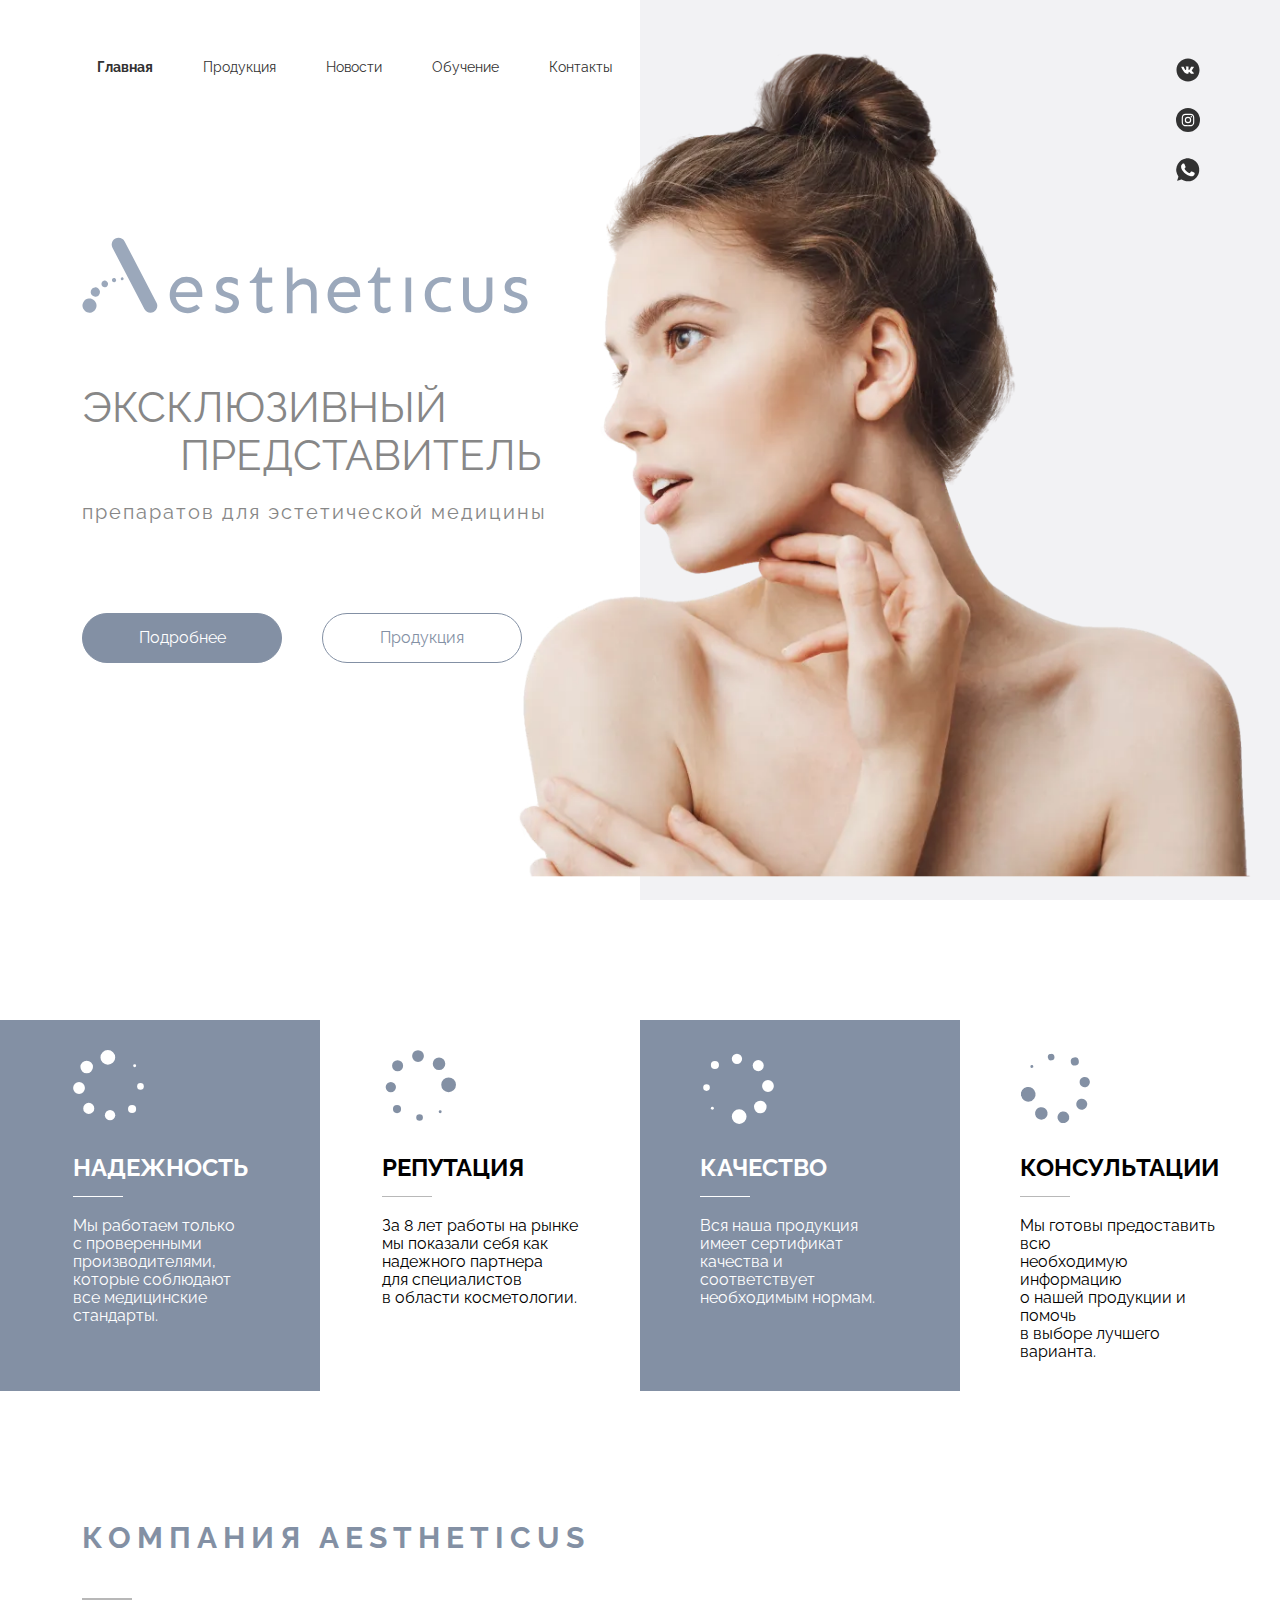
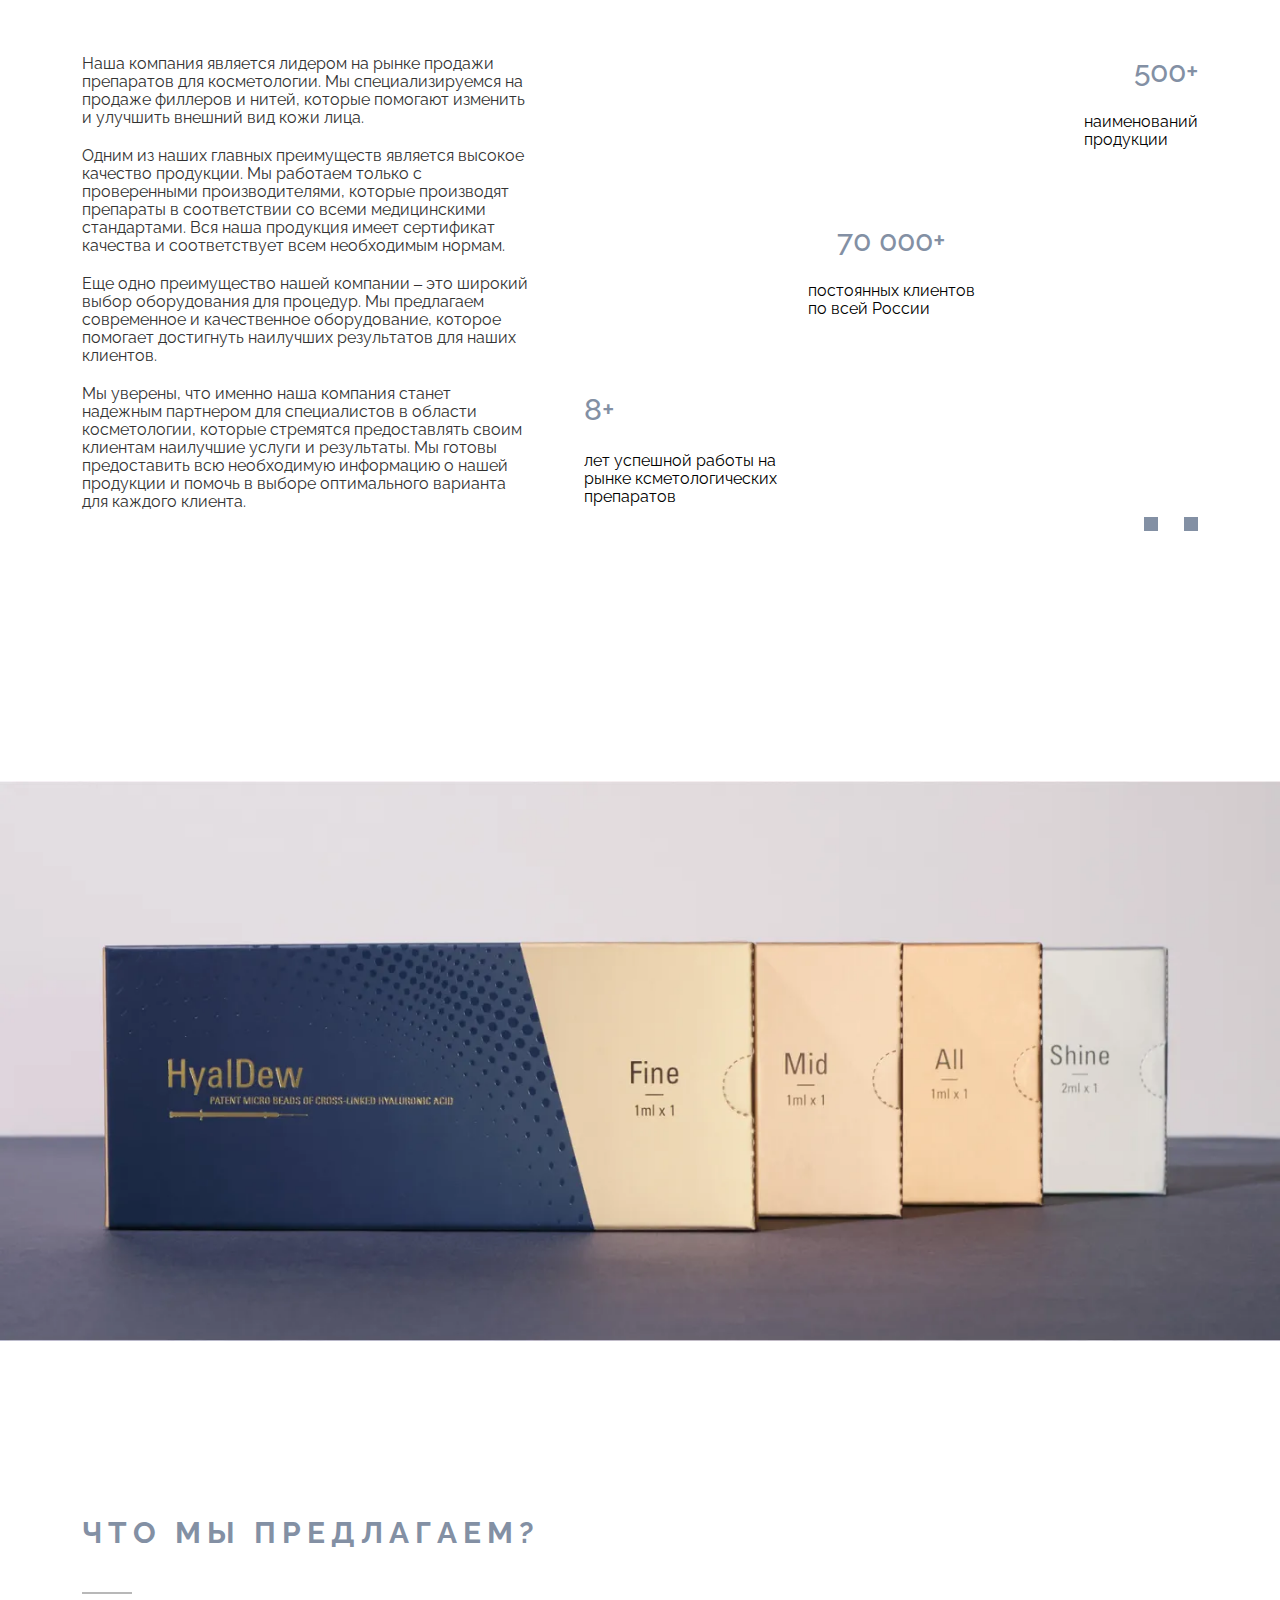
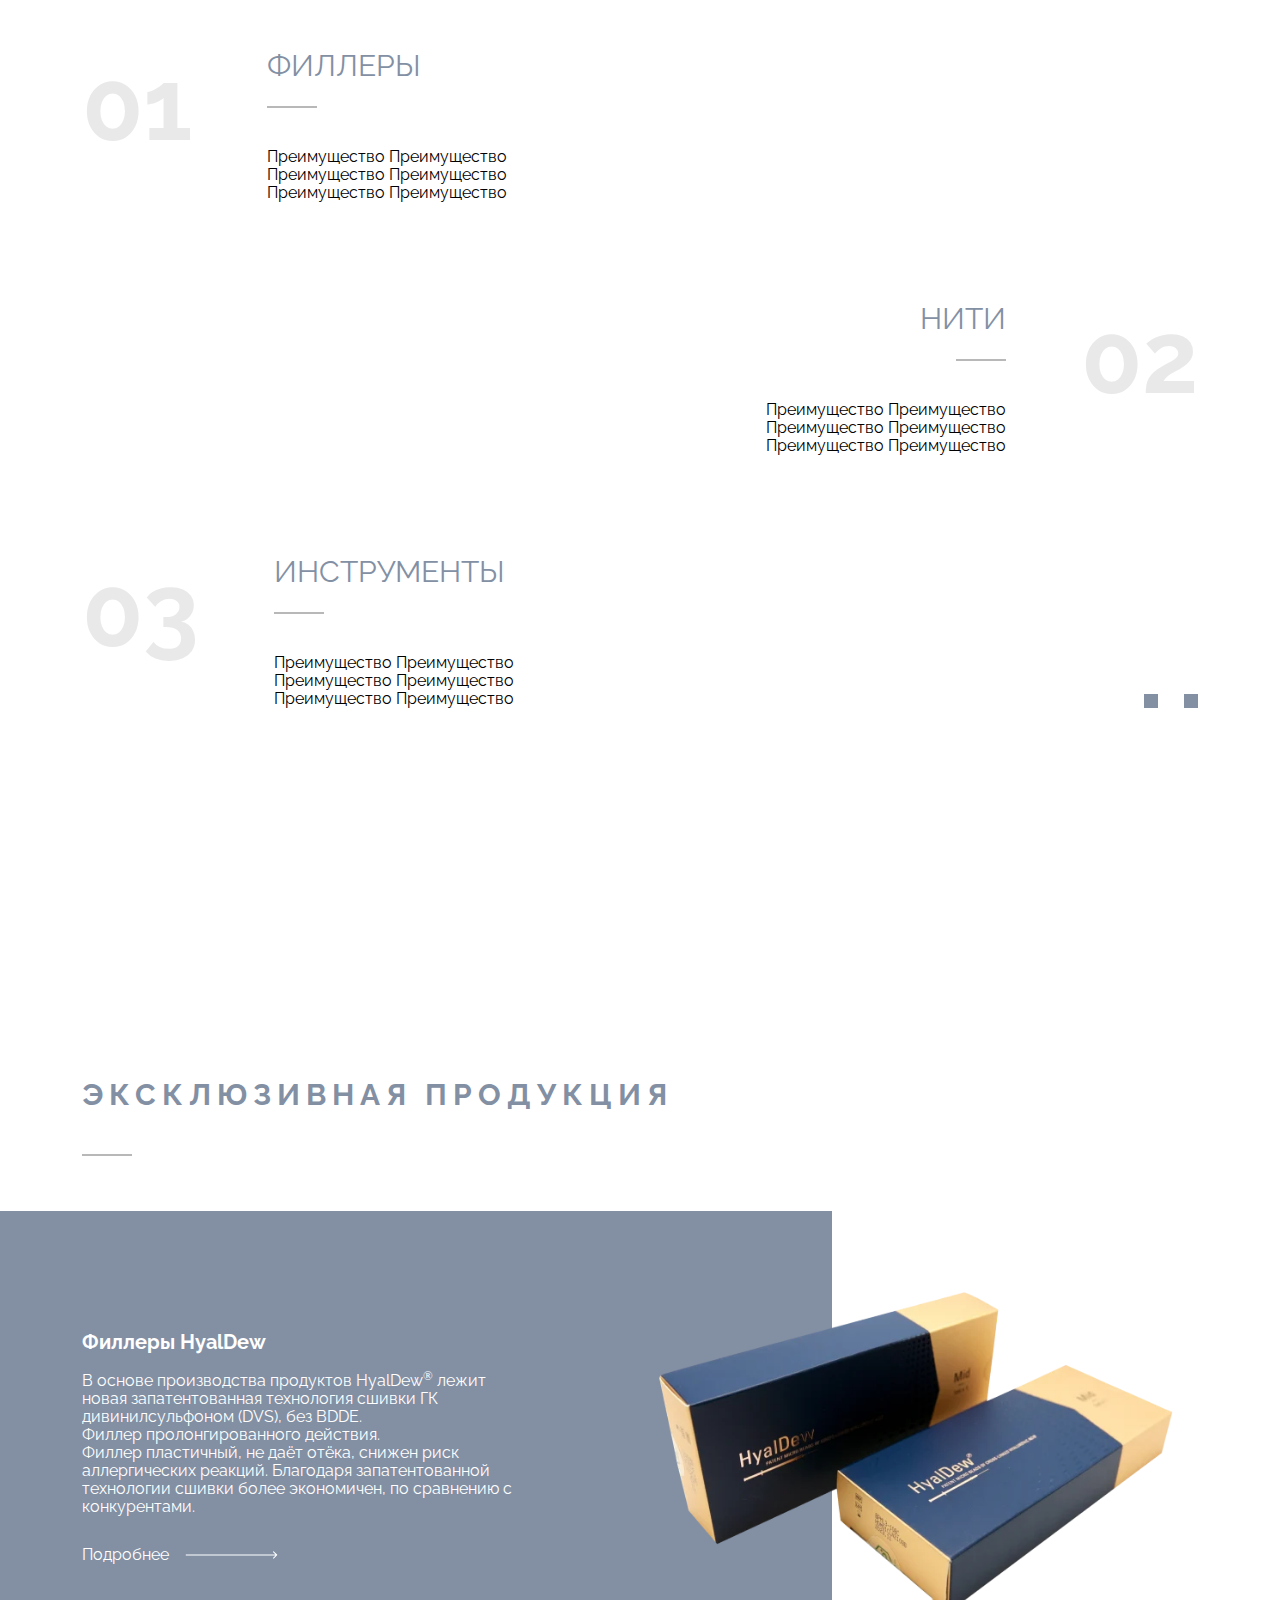
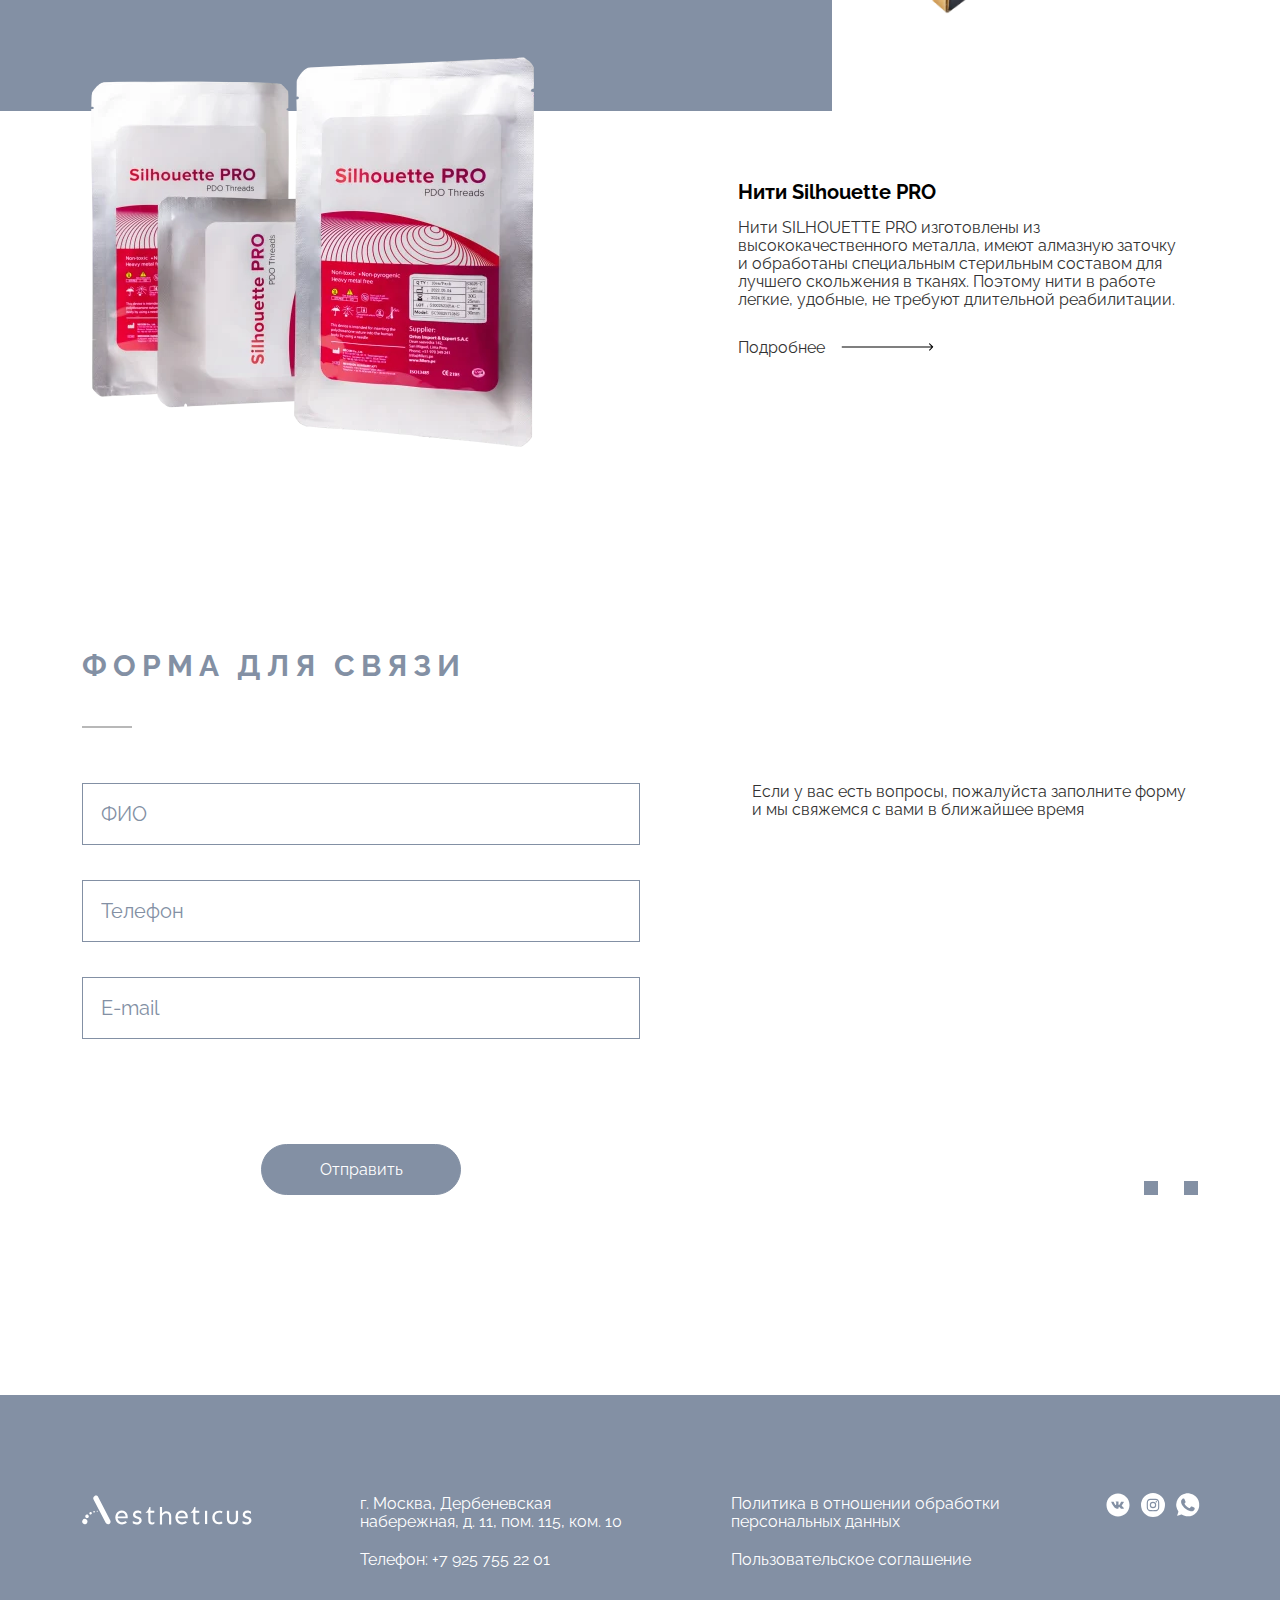
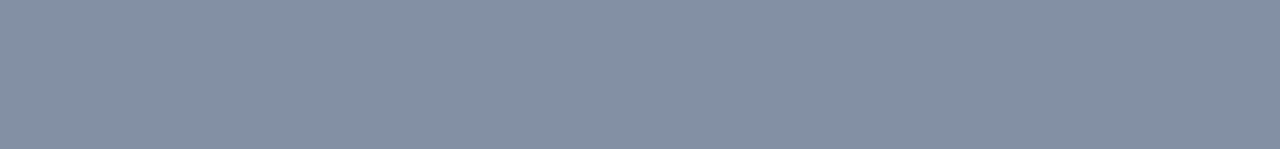
<file: index.html>
<!DOCTYPE html>
<html lang="ru">
<head>
    <meta charset="UTF-8">
    <meta http-equiv="X-UA-Compatible" content="IE=edge">
    <meta name="viewport" content="width=device-width, initial-scale=1.0">
    <link rel="stylesheet" href="fonts/raleway.css">
    <link rel="stylesheet" href="css/bootstrap-grid.min.css">
    <link rel="stylesheet" href="css/reset.css">
    <link rel="stylesheet" href="css/style.css">
    <link rel="stylesheet" href="css/adaptive.css">
    <title>Aestheticus</title>
</head>
<body>
    <header>

        <div class="container">

            <div class="header-wrapper">

                <nav>
                    <button class="menu">
                        <svg width="50" height="50" viewbox="0 0 100 100">
                          <path class="line line1" stroke-linecap="round" d="M 20,29.000046 H 80.000231 C 80.000231,29.000046 94.498839,28.817352 94.532987,66.711331 94.543142,77.980673 90.966081,81.670246 85.259173,81.668997 79.552261,81.667751 75.000211,74.999942 75.000211,74.999942 L 25.000021,25.000058" />
                          <path class="line line2" stroke-linecap="round" d="M 20,50 H 80" />
                          <path class="line line3" stroke-linecap="round" d="M 20,70.999954 H 80.000231 C 80.000231,70.999954 94.498839,71.182648 94.532987,33.288669 94.543142,22.019327 90.966081,18.329754 85.259173,18.331003 79.552261,18.332249 75.000211,25.000058 75.000211,25.000058 L 25.000021,74.999942" />
                        </svg>
                    </button>
                    <ul class="nav-list">
                        <li class="nav-list__item"><a class="nav-list__link link">Главная</a></li>
                        <li class="nav-list__item"><a href="products.html" class="nav-list__link link">Продукция</a></li>
                        <li class="nav-list__item"><a href="news.html" class="nav-list__link link">Новости</a></li>
                        <li class="nav-list__item"><a href="#" class="nav-list__link link">Обучение</a></li>
                        <li class="nav-list__item"><a href="contacts.html" class="nav-list__link link">Контакты</a></li>
                    </ul>
                </nav>

                <ul class="social-network social-network--header-style">
                    <li class="social-network__item">
                        <a href="#" class="social-network__link social-network__link--vk"></a>
                    </li>
                    <li class="social-network__item social-network--header-style">
                        <a href="#" class="social-network__link social-network__link--instagram"></a>
                    </li>
                    <li class="social-network__item social-network--header-style">
                        <a href="#" class="social-network__link social-network__link--whatsapp"></a>
                    </li>
                </ul>

            </div>

        </div>
        
    </header>

    <main>
        <section class="hero">
            <div class="container">
                <div class="hero__wrapper">
                    <img src="images/hero-img.webp" class="hero__img">
                    <div class="hero__text-col">
                        <div class="hero__logo">
                            <img src="images/logo.svg" alt="aestheticus-logo">
                        </div>
                        <span class="hero__title">
                            <span class="hero__title-left-word">ЭКСКЛЮЗИВНЫЙ</span>
                            <span class="hero__title-right-word">ПРЕДСТАВИТЕЛЬ</span>
                        </span>
                        <span class="hero__subtitle">препаратов для эстетической медицины</span>
                        <div class="hero__btn-block">
                            <a href="" class="btn">Подробнее</a>
                            <a href="" class="btn btn--white">Продукция</a>
                        </div>
                            
                    </div>
                    
                </div>
            </div>
        </section>

        <section class="advantages">
            <div class="advantages__blocks container-fluid">

                <div class="blocks_wrapper">
                    <div class="advantages__blocks_item">
                        <span class="preloader-decor"></span>
                        <span class="blocks__title title">НАДЕЖНОСТЬ</span>
                        <p>Мы работаем только <br> с проверенными <br> производителями, <br> которые соблюдают <br> все медицинские <br> стандарты.</p>
                    </div>
                </div>

                <div class="blocks_wrapper">
                    <div class="advantages__blocks_item">
                        <span class="preloader-decor"></span>
                        <span class="blocks__title title">РЕПУТАЦИЯ</span>
                        <p>За 8 лет работы на рынке <br> мы показали себя как <br> надежного партнера <br> для специалистов <br> в области косметологии.</p>
                    </div>
                </div>
                
                <div class="blocks_wrapper">
                    <div class="advantages__blocks_item">
                        <span class="preloader-decor"></span>
                        <span class="blocks__title title">КАЧЕСТВО</span>
                        <p>Вся наша продукция <br> имеет сертификат <br> качества и соответствует <br> необходимым нормам.</p>
                    </div>
                </div>
                
                <div class="blocks_wrapper">
                    <div class="advantages__blocks_item">
                        <span class="preloader-decor"></span>
                        <span class="blocks__title title">КОНСУЛЬТАЦИИ</span>
                        <p>Мы готовы предоставить всю <br> необходимую информацию <br> о нашей продукции и помочь <br> в выборе лучшего варианта.</p>
                    </div>
                </div>
                
            </div>

            <div class="container">
                <h2 class="title">КОМПАНИЯ AESTHETICUS</h2>

                <div class="advantages__text-block">
                    <div class="advantages__text-wrapper">
                        <p>Наша компания является лидером на рынке продажи препаратов для косметологии. Мы специализируемся  на продаже филлеров и нитей, которые помогают изменить  и улучшить внешний вид кожи лица.</p>
                        <p>Одним из наших главных преимуществ является высокое качество продукции. Мы работаем только с проверенными производителями, которые производят препараты  в соответствии со всеми медицинскими стандартами. Вся наша продукция имеет сертификат качества и соответствует всем необходимым нормам.</p>
                        <p>Еще одно преимущество нашей компании – это широкий выбор оборудования для процедур. Мы предлагаем современное и качественное оборудование, которое помогает достигнуть наилучших результатов для наших клиентов.</p>
                        <p>Мы уверены, что именно наша компания станет надежным партнером для специалистов в области косметологии, которые стремятся предоставлять своим клиентам наилучшие услуги и результаты. Мы готовы предоставить всю необходимую информацию о нашей продукции и помочь в выборе оптимального варианта для каждого клиента.</p>
                    </div>
                    <div class="advantages__ladder">
                        <div class="advantages__ladder-wrapper">
                            <span class="advantages__number">500+</span>
                            <span class="advantages__text">наименований <br> продукции</span>
                        </div>
                        <div class="advantages__ladder-wrapper">
                            <span class="advantages__number">70&nbsp;000+</span>
                            <span class="advantages__text">постоянных клиентов <br> по всей России</span>
                        </div>
                        <div class="advantages__ladder-wrapper">
                            <span class="advantages__number">8+</span>
                            <span class="advantages__text">лет успешной работы на <br> рынке ксметологических <br> препаратов</span>
                        </div>
                    </div>
                    <span class="blocks-decor"></span>
                </div>
            </div>
        </section>

        <section class="offer">
            <img class="offer__img" src="images/main/HyalDew_2.webp" alt="HualDew">
            <div class="container">
                <h2 class="title">ЧТО МЫ ПРЕДЛАГАЕМ?</h2>
                <div class="offer__ladder">

                    <div class="offer__ladder-item">
                        <span class="big-number">01</span>
                        <div class="offer__ladder-wrapper">
                            <span class="offer__ladder-title title">ФИЛЛЕРЫ</span>
                            <span class="offer__ladder-text">
                                Преимущество  Преимущество  Преимущество
                                Преимущество  Преимущество  Преимущество 
                            </span>
                        </div>
                    </div>

                    <div class="offer__ladder-item">
                        <span class="big-number">02</span>
                        <div class="offer__ladder-wrapper">
                            <span class="offer__ladder-title title">НИТИ</span>
                            <span class="offer__ladder-text">
                                Преимущество  Преимущество  Преимущество
                                Преимущество  Преимущество  Преимущество 
                            </span>
                        </div>
                    </div>

                    <div class="offer__ladder-item">
                        <span class="big-number">03</span>
                        <div class="offer__ladder-wrapper">
                            <span class="offer__ladder-title title">ИНСТРУМЕНТЫ</span>
                            <span class="offer__ladder-text">
                                Преимущество  Преимущество  Преимущество
                                Преимущество  Преимущество  Преимущество 
                            </span>
                        </div>
                    </div>

                    <span class="blocks-decor"></span>
                </div>
            </div>
        </section>

        <section class="product">
            <div class="container">
                <h2 class="title">ЭКСКЛЮЗИВНАЯ ПРОДУКЦИЯ</h2>
            </div>
            <div class="product__bg">
                <div class="container">
                    <div class="product__wrapper">
                        <div class="product__text-block">
                            <span class="product__title color-white">Филлеры HyalDew</span>
                            <p class="color-white">В основе производства продуктов HyalDew<sup class="reserved">®</sup> лежит новая запатентованная технология сшивки ГК дивинилсульфоном
                                (DVS), без BDDE. <br>
                                Филлер пролонгированного действия. <br>
                                Филлер пластичный, не даёт отёка, снижен риск аллергических реакций. Благодаря запатентованной технологии сшивки более экономичен, по сравнению с конкурентами.
                                </p>
                            <a class="arrow-link arrow-link--white" href="#">Подробнее<span class="arrow-link__arrow"></span></a>
                        </div>
                        <img src="images/main/HyalDew_1.webp" alt="" class="product__img product__img--1">
                    </div>
                </div>
            </div>
            <div class="product__wrapper product__wrapper--2 container">
              
                    <img src="images/main/Silhouette pro_3.webp" alt="" class="product__img product__img--2">
                    <div class="product__text-block">
                        <span class="product__title">Нити Silhouette PRO</span>
                        <p>Нити SILHOUETTE PRO изготовлены из высококачественного металла, имеют алмазную заточку и обработаны специальным стерильным составом для лучшего скольжения в тканях.
                            Поэтому нити в работе легкие, удобные, не требуют
                            длительной реабилитации.                                
                            </p>
                        <a class="arrow-link" href="#">Подробнее<span class="arrow-link__arrow"></span></a>
                    </div>
         
            </div>
        </section>

        <section class="contact-form">
            <div class="container">
                <h2 class="title">ФОРМА ДЛЯ СВЯЗИ</h2>
                <div class="contact-form__wrapper">
                    <form class="contact-form__form" action="">
                        <input type="text" name="name" placeholder="ФИО">
                        <input type="tel" name="tel" placeholder="Телефон">
                        <input type="email" name="email" placeholder="E-mail">
                        <button class="btn" type="submit">Отправить</button>
                    </form>
                    <p>Если у вас есть вопросы, пожалуйста заполните форму и мы свяжемся с вами в ближайшее время</p>
                    <span class="blocks-decor"></span>
                </div>
            </div>
        </section>
    </main>

    <footer class="footer">
        <div class="footer__wrapper container">
            <div class="footer__logo">
                <img src="images/logo-footer.svg" alt="Aestheticus">
            </div>
            <div class="footer__contact-info">
                <span class="footer__address">г. Москва, Дербеневская <br> набережная, д. 11, пом. 115, ком. 10</span>
                <a href="tel:+79257552201">Телефон: +7 925 755 22 01</a>
            </div>
            <div class="footer__doc-info">
                <a href="#">Политика в отношении обработки <br> персональных данных</a>
                <a href="#">Пользовательское соглашение</a>
            </div>
            <ul class="social-network">
                <li class="social-network__item">
                    <a href="#" class="social-network__link social-network__link--vk"></a>
                </li>
                <li class="social-network__item">
                    <a href="#" class="social-network__link social-network__link--instagram"></a>
                </li>
                <li class="social-network__item">
                    <a href="#" class="social-network__link social-network__link--whatsapp"></a>
                </li>
            </ul>
        </div>
    </footer>

    <script src="js/main.js"></script>
</body>
</html>
</file>
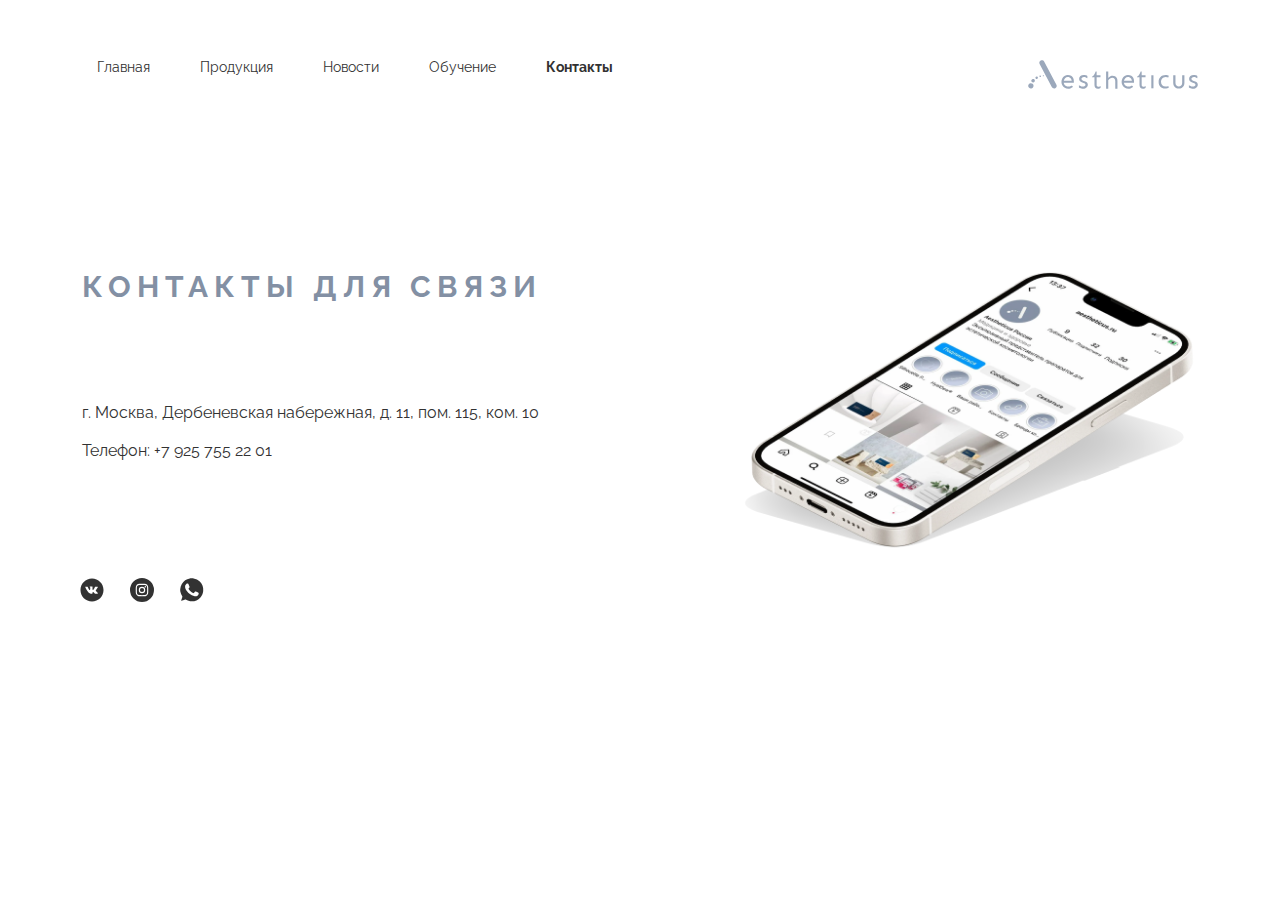
<file: contacts.html>
<!DOCTYPE html>
<html lang="ru">
<head>
    <meta charset="UTF-8">
    <meta http-equiv="X-UA-Compatible" content="IE=edge">
    <meta name="viewport" content="width=device-width, initial-scale=1.0">
    <link rel="stylesheet" href="fonts/raleway.css">
    <link rel="stylesheet" href="css/bootstrap-grid.min.css">
    <link rel="stylesheet" href="css/reset.css">
    <link rel="stylesheet" href="css/style.css">
    <link rel="stylesheet" href="css/adaptive.css">
    <title>Aestheticus</title>
</head>
<body>
    <header>

        <div class="container">

            <div class="header-wrapper">
                <nav>
                    <button class="menu">
                        <svg width="50" height="50" viewbox="0 0 100 100">
                          <path class="line line1" stroke-linecap="round" d="M 20,29.000046 H 80.000231 C 80.000231,29.000046 94.498839,28.817352 94.532987,66.711331 94.543142,77.980673 90.966081,81.670246 85.259173,81.668997 79.552261,81.667751 75.000211,74.999942 75.000211,74.999942 L 25.000021,25.000058" />
                          <path class="line line2" stroke-linecap="round" d="M 20,50 H 80" />
                          <path class="line line3" stroke-linecap="round" d="M 20,70.999954 H 80.000231 C 80.000231,70.999954 94.498839,71.182648 94.532987,33.288669 94.543142,22.019327 90.966081,18.329754 85.259173,18.331003 79.552261,18.332249 75.000211,25.000058 75.000211,25.000058 L 25.000021,74.999942" />
                        </svg>
                    </button>
                    <ul class="nav-list">
                        <li class="nav-list__item"><a href="index.html" class="nav-list__link link">Главная</a></li>
                        <li class="nav-list__item"><a href="products.html" class="nav-list__link link">Продукция</a></li>
                        <li class="nav-list__item"><a href="news.html" class="nav-list__link link">Новости</a></li>
                        <li class="nav-list__item"><a href="#" class="nav-list__link link">Обучение</a></li>
                        <li class="nav-list__item"><a class="nav-list__link link">Контакты</a></li>
                    </ul>
                    <ul class="social-network social-network--mob">
                        <li class="social-network__item">
                            <a href="#" class="social-network__link social-network__link--vk"></a>
                        </li>
                        <li class="social-network__item">
                            <a href="#" class="social-network__link social-network__link--instagram"></a>
                        </li>
                        <li class="social-network__item">
                            <a href="#" class="social-network__link social-network__link--whatsapp"></a>
                        </li>
                    </ul>
                </nav>

                <a href="index.html" class="header-logo">
                    <img src="images/logo.svg" alt="">
                </a>

            </div>

        </div>
        
    </header>

    <main>
        <section class="contacts-page">
            <div class="container">
                <div class="contacts-page__wrapper">
                    <div class="contacts-page__text-block">
                        <h2>КОНТАКТЫ ДЛЯ СВЯЗИ</h2>
                        <p>г. Москва, Дербеневская набережная, д. 11, пом. 115, ком. 10</p>
                        <a href="tel:+79257552201">Телефон: +7 925 755 22 01</a>
                        <ul class="social-network social-network--header-style">
                            <li class="social-network__item">
                                <a href="#" class="social-network__link social-network__link--vk"></a>
                            </li>
                            <li class="social-network__item social-network--header-style">
                                <a href="#" class="social-network__link social-network__link--instagram"></a>
                            </li>
                            <li class="social-network__item social-network--header-style">
                                <a href="#" class="social-network__link social-network__link--whatsapp"></a>
                            </li>
                        </ul>
                    </div>
                    <div class="contacts-page__img">
                        <img src="images/iphone.webp" alt="">
                    </div>
                </div>
            </div>
        </section>
    </main>
    <script src="js/main.js"></script>
</body>
</html>
</file>
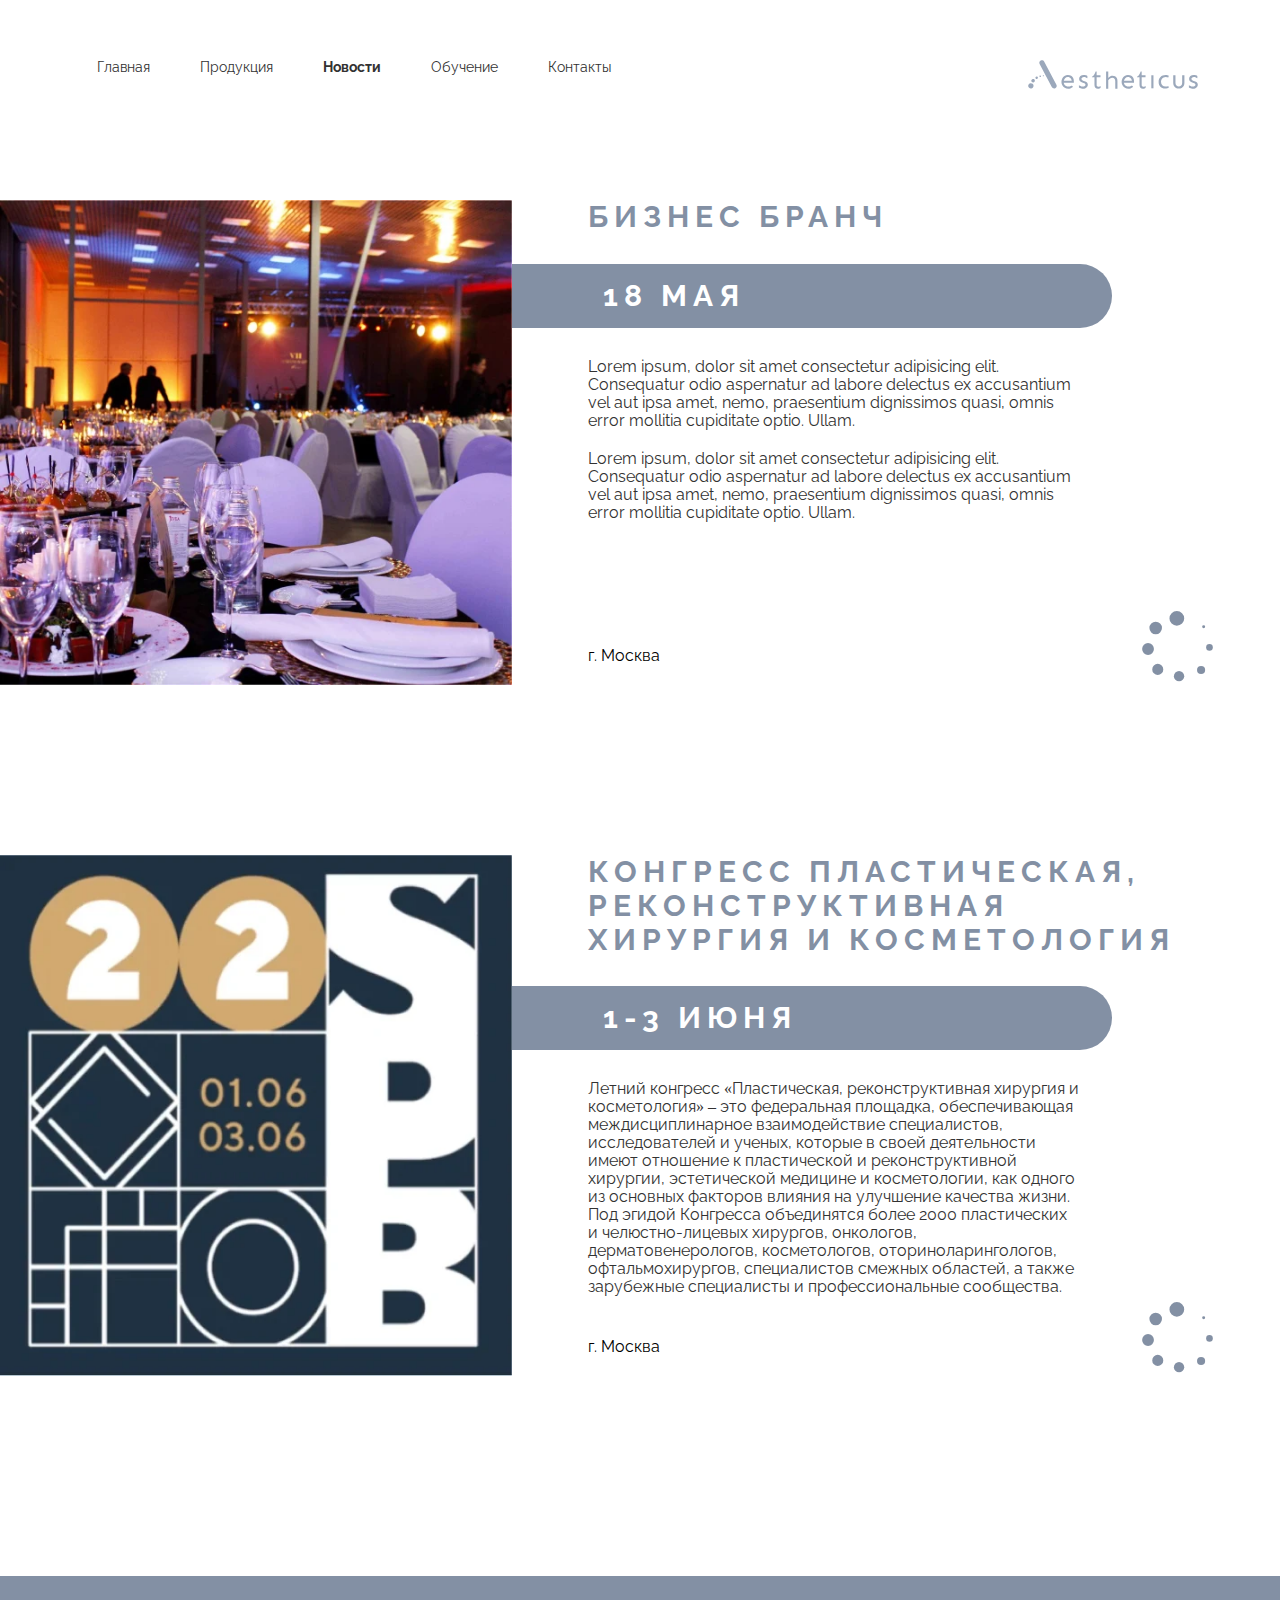
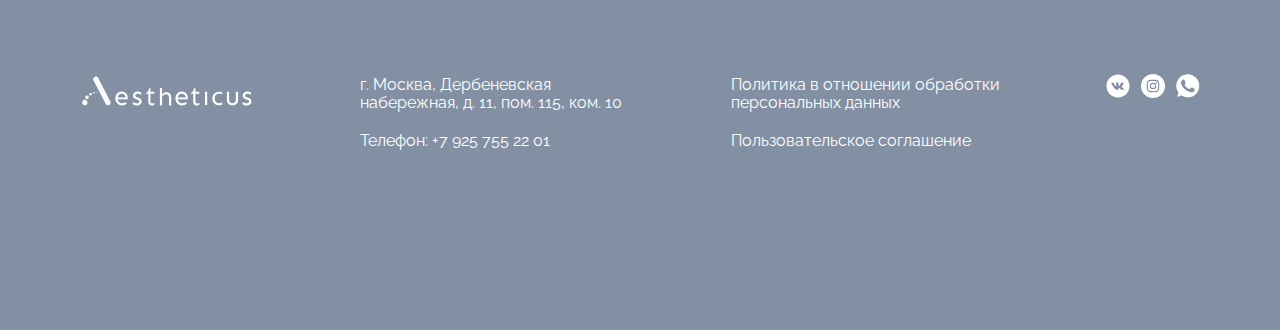
<file: news.html>
<!DOCTYPE html>
<html lang="ru">
<head>
    <meta charset="UTF-8">
    <meta http-equiv="X-UA-Compatible" content="IE=edge">
    <meta name="viewport" content="width=device-width, initial-scale=1.0">
    <link rel="stylesheet" href="fonts/raleway.css">
    <link rel="stylesheet" href="css/bootstrap-grid.min.css">
    <link rel="stylesheet" href="css/reset.css">
    <link rel="stylesheet" href="css/style.css">
    <link rel="stylesheet" href="css/adaptive.css">
    <title>Aestheticus</title>
</head>
<body>
    <header>

        <div class="container">

            <div class="header-wrapper">

                <nav>
                    <button class="menu">
                        <svg width="50" height="50" viewbox="0 0 100 100">
                          <path class="line line1" stroke-linecap="round" d="M 20,29.000046 H 80.000231 C 80.000231,29.000046 94.498839,28.817352 94.532987,66.711331 94.543142,77.980673 90.966081,81.670246 85.259173,81.668997 79.552261,81.667751 75.000211,74.999942 75.000211,74.999942 L 25.000021,25.000058" />
                          <path class="line line2" stroke-linecap="round" d="M 20,50 H 80" />
                          <path class="line line3" stroke-linecap="round" d="M 20,70.999954 H 80.000231 C 80.000231,70.999954 94.498839,71.182648 94.532987,33.288669 94.543142,22.019327 90.966081,18.329754 85.259173,18.331003 79.552261,18.332249 75.000211,25.000058 75.000211,25.000058 L 25.000021,74.999942" />
                        </svg>
                    </button>
                    <ul class="nav-list">
                        <li class="nav-list__item"><a href="index.html" class="nav-list__link link">Главная</a></li>
                        <li class="nav-list__item"><a href="products.html" class="nav-list__link link">Продукция</a></li>
                        <li class="nav-list__item"><a class="nav-list__link link">Новости</a></li>
                        <li class="nav-list__item"><a href="#" class="nav-list__link link">Обучение</a></li>
                        <li class="nav-list__item"><a href="contacts.html" class="nav-list__link link">Контакты</a></li>
                    </ul>
                </nav>

                <a href="index.html" class="header-logo">
                    <img src="images/logo.svg" alt="">
                </a>

            </div>

        </div>
        
    </header>

    <main class="news">
        <article class="news__item">
            <div class="news__wrapper">
                <div class="news__img">
                    <img src="images/news/news_img-1.webp" alt="">
                </div>
                <div class="container news__text-block">
                    <h2 class="news__title">БИЗНЕС БРАНЧ</h2>
                    <span class="news__subtitle">18 МАЯ</span>
                    <div class="news__img-mob">
                        <img src="images/news/news_img-1.webp" alt="">
                    </div>
                    <p>Lorem ipsum, dolor sit amet consectetur adipisicing elit. Consequatur odio aspernatur ad labore delectus ex accusantium vel aut ipsa amet, nemo, praesentium dignissimos quasi, omnis error mollitia cupiditate optio. Ullam.</p>
                    <p>Lorem ipsum, dolor sit amet consectetur adipisicing elit. Consequatur odio aspernatur ad labore delectus ex accusantium vel aut ipsa amet, nemo, praesentium dignissimos quasi, omnis error mollitia cupiditate optio. Ullam.</p>
                    <span class="news__city-name">г. Москва</span>
                    <span class="preloader-decor"></span>
                </div>
            </div>
        </article>

        <article class="news__item">
            <div class="news__wrapper">
                <div class="news__img">
                    <img src="images/news/news_img-2.webp" alt="">
                </div>
                <div class="container news__text-block">
                    <h2 class="news__title">КОНГРЕСС ПЛАСТИЧЕСКАЯ, <br>
                        РЕКОНСТРУКТИВНАЯ <br>
                        ХИРУРГИЯ И КОСМЕТОЛОГИЯ</h2>
                    <span class="news__subtitle">1-3 ИЮНЯ</span>
                    <div class="news__img-mob">
                        <img src="images/news/news_img-2.webp" alt="">
                    </div>
                    <p>Летний конгресс «Пластическая, реконструктивная хирургия и косметология» – это федеральная площадка, обеспечивающая междисциплинарное взаимодействие специалистов, исследователей и ученых, которые в своей деятельности имеют отношение к пластической и реконструктивной хирургии, эстетической медицине и косметологии, как одного из основных факторов влияния на улучшение качества жизни. Под эгидой Конгресса объединятся более 2000 пластических и челюстно-лицевых хирургов, онкологов, дерматовенерологов, косметологов, оториноларингологов, офтальмохирургов, специалистов смежных областей, а также зарубежные специалисты и профессиональные сообщества.</p>
                    <span class="news__city-name">г. Москва</span>
                    <span class="preloader-decor"></span>
                </div>
            </div>
        </article>
    </main>

    <footer class="footer">
        <div class="footer__wrapper container">
            <div class="footer__logo">
                <img src="images/logo-footer.svg" alt="Aestheticus">
            </div>
            <div class="footer__contact-info">
                <span class="footer__address">г. Москва, Дербеневская <br> набережная, д. 11, пом. 115, ком. 10</span>
                <a href="tel:+79257552201">Телефон: +7 925 755 22 01</a>
            </div>
            <div class="footer__doc-info">
                <a href="#">Политика в отношении обработки <br> персональных данных</a>
                <a href="#">Пользовательское соглашение</a>
            </div>
            <ul class="social-network">
                <li class="social-network__item">
                    <a href="#" class="social-network__link social-network__link--vk"></a>
                </li>
                <li class="social-network__item">
                    <a href="#" class="social-network__link social-network__link--instagram"></a>
                </li>
                <li class="social-network__item">
                    <a href="#" class="social-network__link social-network__link--whatsapp"></a>
                </li>
            </ul>
        </div>
    </footer>
    <script src="js/main.js"></script>
</body>
</html>
</file>
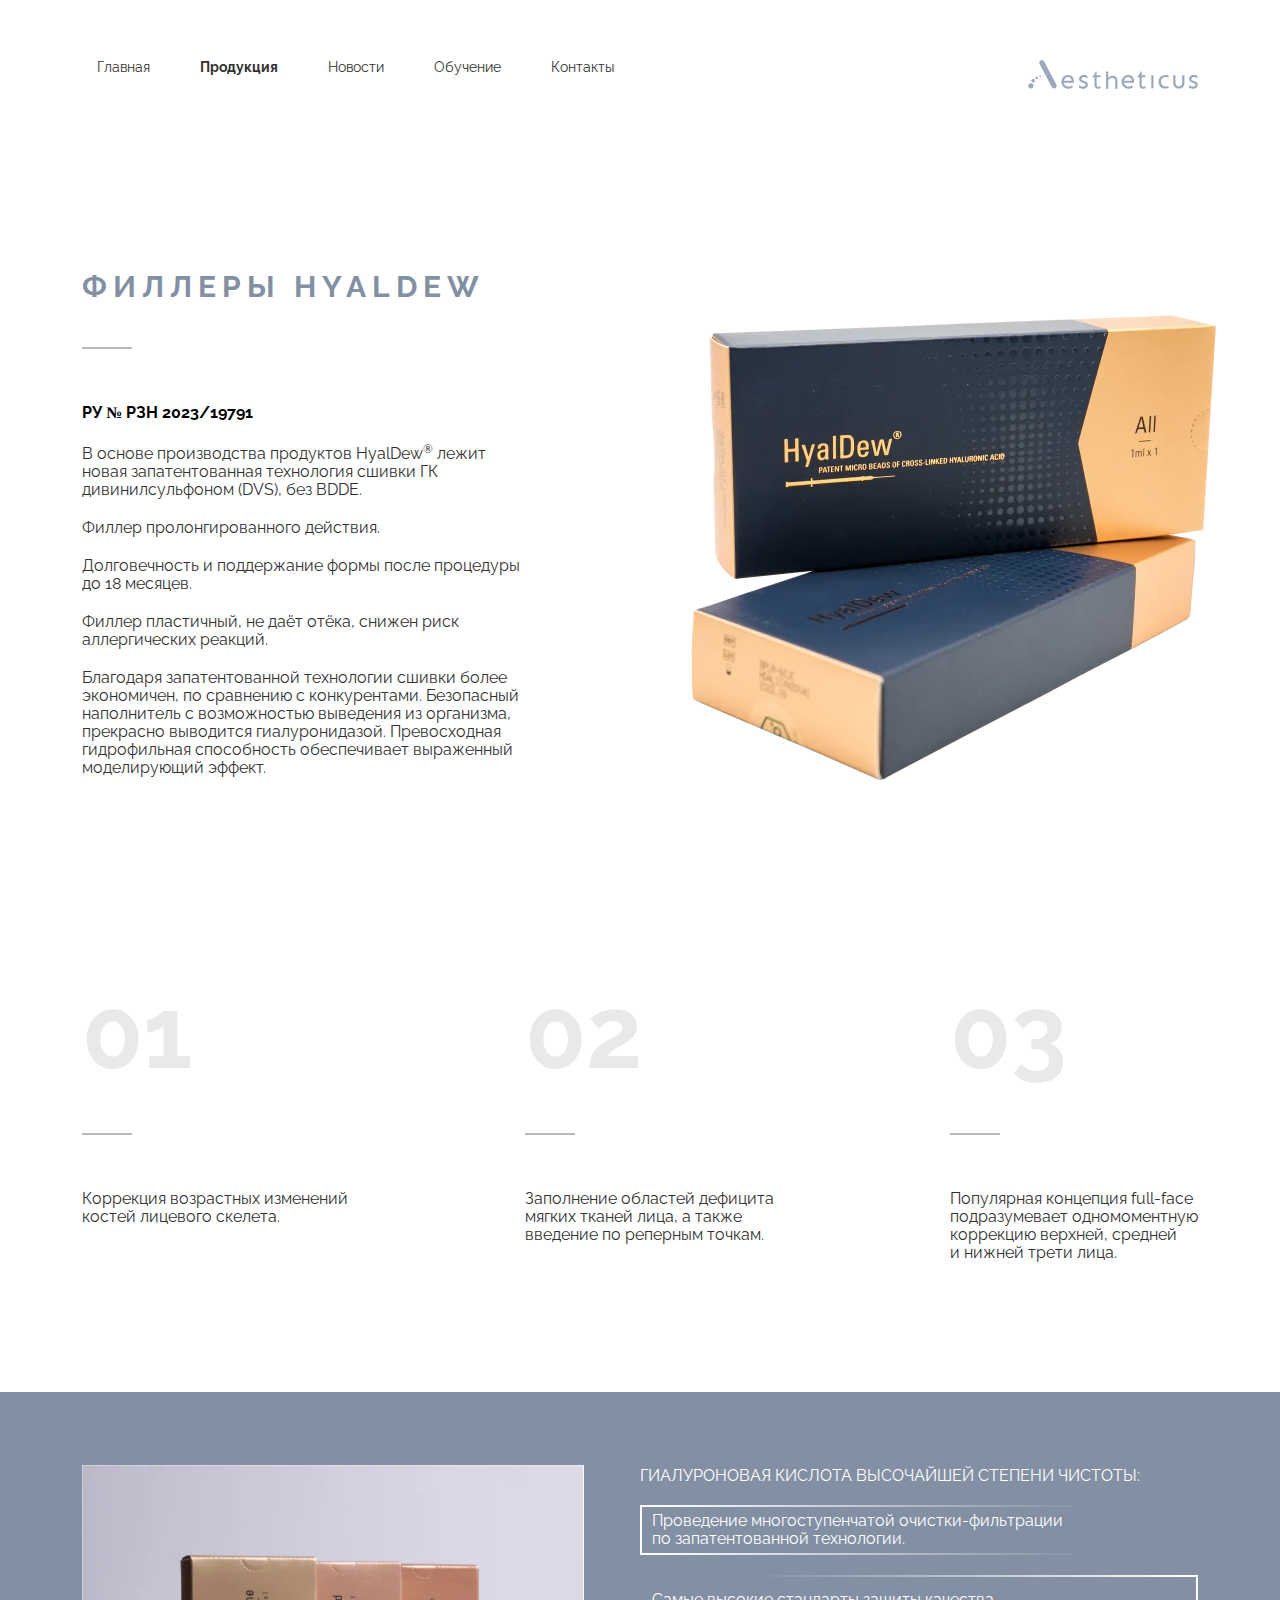
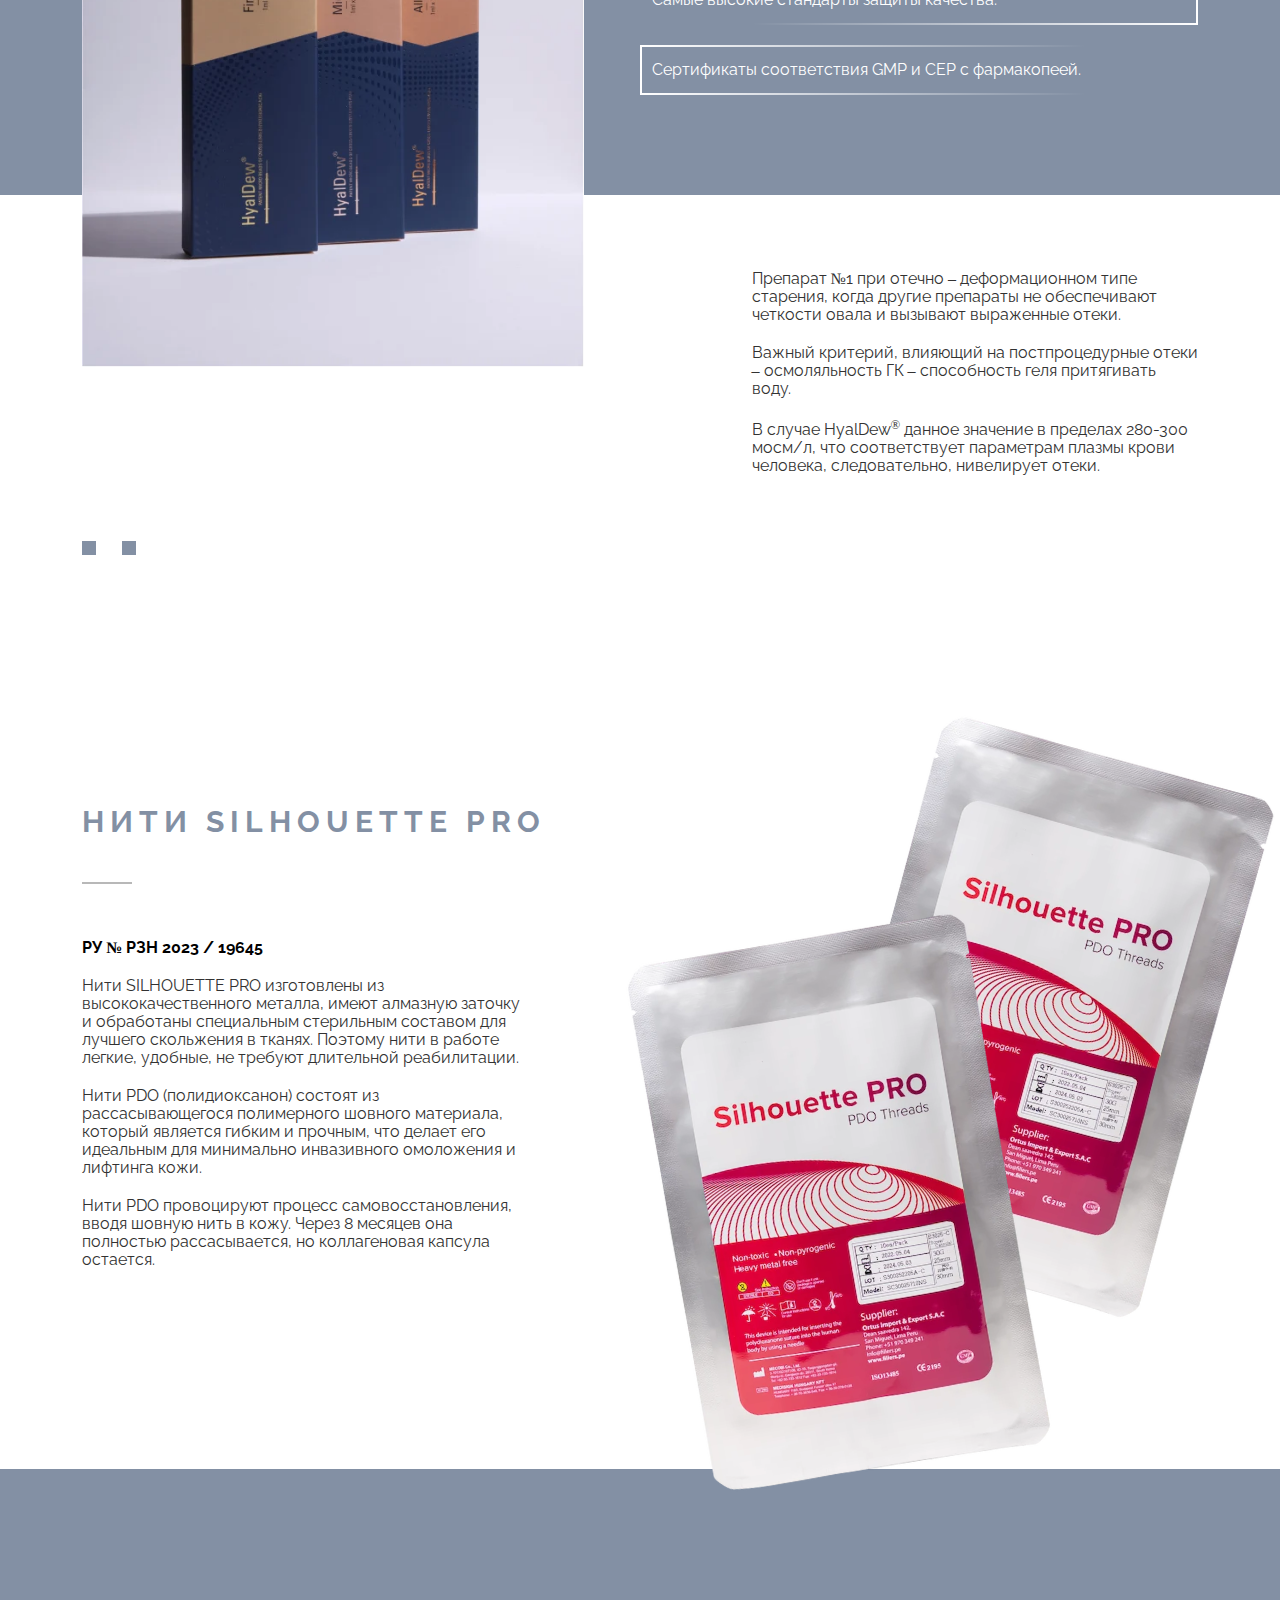
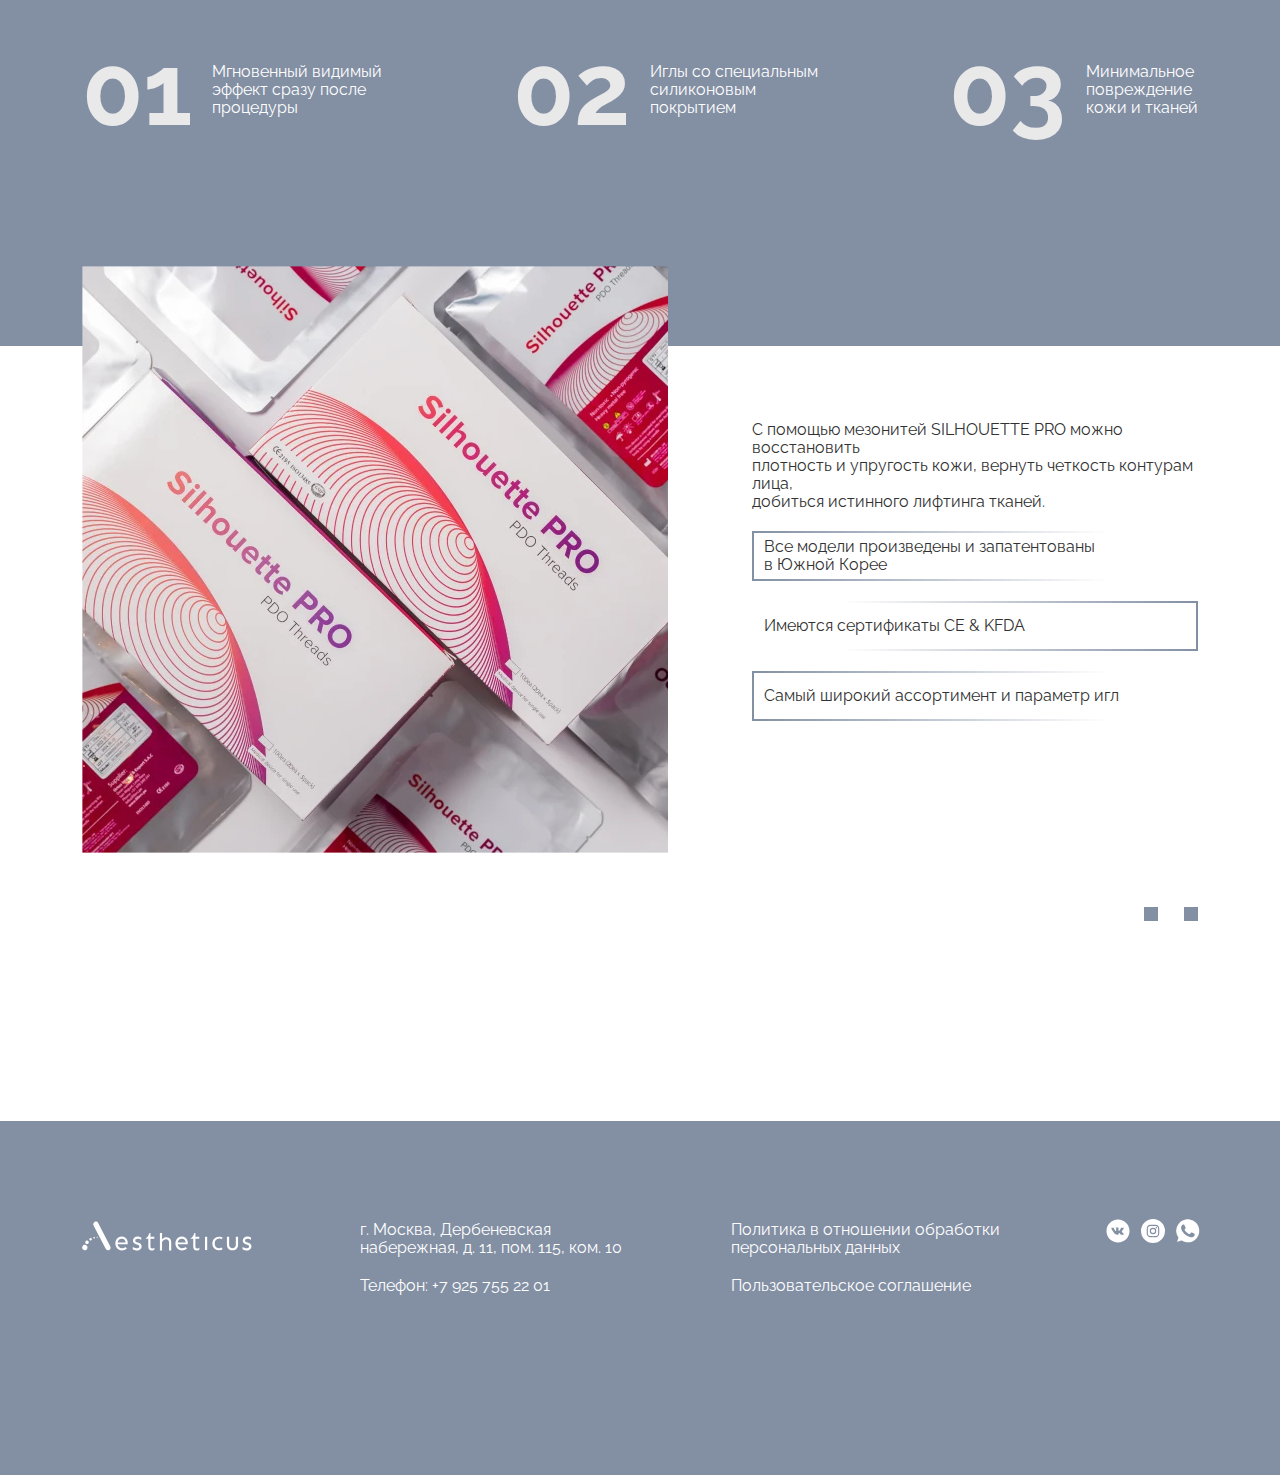
<file: products.html>
<!DOCTYPE html>
<html lang="ru">
<head>
    <meta charset="UTF-8">
    <meta http-equiv="X-UA-Compatible" content="IE=edge">
    <meta name="viewport" content="width=device-width, initial-scale=1.0">
    <link rel="stylesheet" href="fonts/raleway.css">
    <link rel="stylesheet" href="css/bootstrap-grid.min.css">
    <link rel="stylesheet" href="css/reset.css">
    <link rel="stylesheet" href="css/style.css">
    <link rel="stylesheet" href="css/adaptive.css">
    <title>Aestheticus</title>
</head>
<body>
    <header>

        <div class="container">

            <div class="header-wrapper">

                <nav>
                    <button class="menu">
                        <svg width="50" height="50" viewbox="0 0 100 100">
                          <path class="line line1" stroke-linecap="round" d="M 20,29.000046 H 80.000231 C 80.000231,29.000046 94.498839,28.817352 94.532987,66.711331 94.543142,77.980673 90.966081,81.670246 85.259173,81.668997 79.552261,81.667751 75.000211,74.999942 75.000211,74.999942 L 25.000021,25.000058" />
                          <path class="line line2" stroke-linecap="round" d="M 20,50 H 80" />
                          <path class="line line3" stroke-linecap="round" d="M 20,70.999954 H 80.000231 C 80.000231,70.999954 94.498839,71.182648 94.532987,33.288669 94.543142,22.019327 90.966081,18.329754 85.259173,18.331003 79.552261,18.332249 75.000211,25.000058 75.000211,25.000058 L 25.000021,74.999942" />
                        </svg>
                    </button>
                    <ul class="nav-list">
                        <li class="nav-list__item"><a href="index.html" class="nav-list__link link">Главная</a></li>
                        <li class="nav-list__item"><a class="nav-list__link link">Продукция</a></li>
                        <li class="nav-list__item"><a href="news.html" class="nav-list__link link">Новости</a></li>
                        <li class="nav-list__item"><a href="#" class="nav-list__link link">Обучение</a></li>
                        <li class="nav-list__item"><a href="contacts.html" class="nav-list__link link">Контакты</a></li>
                    </ul>
                </nav>

                <a href="index.html" class="header-logo">
                    <img src="images/logo.svg" alt="">
                </a>

            </div>

        </div>
        
    </header>

    <main>

        <section class="fillers">
            <div class="container">
                <h2 class="title">ФИЛЛЕРЫ HYALDEW</h2>
                <div class="fillers__wrapper fillers__wrapper--relative">
                    <div class="fillers__text-block">
                        <span class="fillers__title">РУ № РЗН 2023/19791</span>
                        <p>В основе производства продуктов HyalDew<sup class="reserved">®</sup> лежит новая запатентованная технология сшивки ГК дивинилсульфоном (DVS), без BDDE.</p>
                        <p> Филлер пролонгированного действия.</p>
                        <p> Долговечность и поддержание формы после процедуры до 18 месяцев.</p>
                        <p> Филлер пластичный, не даёт отёка, снижен риск аллергических реакций.</p>
                        <p> Благодаря запатентованной технологии сшивки более экономичен, по сравнению с конкурентами. Безопасный наполнитель с возможностью выведения из организма, прекрасно выводится гиалуронидазой. Превосходная гидрофильная способность обеспечивает выраженный моделирующий эффект.</p>
                    </div>
                    <div class="fillers_img">
                        <img src="images/products/HyalDew_3.webp" alt="">
                    </div>
                </div>
                <ul class="benefits-list">
                    <li class="benefits-list__item">
                        <span class="big-number title">01</span>
                        <p>Коррекция возрастных изменений <br> костей лицевого скелета.</p>
                    </li>
                    <li class="benefits-list__item">
                        <span class="big-number title">02</span>
                        <p>Заполнение областей дефицита <br> мягких тканей лица, а также <br> введение по реперным точкам.</p>
                    </li>
                    <li class="benefits-list__item">
                        <span class="big-number title">03</span>
                        <p>Популярная концепция full-face <br> подразумевает одномоментную <br> коррекцию верхней, средней <br> и нижней трети лица.</p>
                    </li>
                </ul>
            </div>
            <div class="fillers__descr">
                <div class="fillers_gray-block"> 
                    <div class="container">
                        <div class="fillers__descr_wrapper">
                            <span class="fillers__descr_title">ГИАЛУРОНОВАЯ КИСЛОТА ВЫСОЧАЙШЕЙ СТЕПЕНИ ЧИСТОТЫ:</span>
                            <ul class="properties">
                                <li class="properties__item">Проведение многоступенчатой очистки-фильтрации <br> по запатентованной технологии.</li>
                                <li class="properties__item">Самые высокие стандарты защиты качества.</li>
                                <li class="properties__item">Сертификаты соответствия GMP и CEP с фармакопеей.</li>
                            </ul>
                        </div>
                    </div>
                </div>
                <div class="container">
                    <div class="fillers__wrapper fillers__wrapper--relative">
                        <div class="fillers_img-2">
                            <img src="images/products/HyalDew_4.webp" alt="">
                        </div>
                        <div class="fillers__text-block fillers__text-block--margin-left">
                            <p>Препарат №1 при отечно – деформационном типе <br> старения, когда другие препараты не обеспечивают <br> четкости овала и вызывают выраженные отеки.</p>
                            <p>Важный критерий, влияющий на постпроцедурные отеки <br> – осмоляльность ГК – способность геля притягивать воду.</p>
                            <p>В случае HyalDew<sup class="reserved">®</sup> данное значение в пределах 280-300 <br> мосм/л, что соответствует параметрам плазмы крови <br> человека, следовательно, нивелирует отеки.</p>
                        </div>
                        <span class="blocks-decor"></span>
                    </div>
                </div>
            </div>
        </section>

        <section class="threads">
            <div class="container">
                <h2 class="title">НИТИ SILHOUETTE PRO</h2>
                <div class="threads__wrapper">
                    <div class="threads__text-block">
                        <span class="threads__title">РУ № РЗН 2023 / 19645</span>
                        <p>Нити SILHOUETTE PRO изготовлены из высококачественного металла, имеют алмазную заточку и обработаны специальным стерильным составом для лучшего скольжения в тканях. Поэтому нити в работе легкие, удобные, не требуют длительной реабилитации.</p>
                        <p>Нити PDO (полидиоксанон) состоят из рассасывающегося полимерного шовного материала, который является гибким и прочным, что делает его идеальным для минимально инвазивного омоложения и лифтинга кожи.</p>
                        <p>Нити PDO провоцируют процесс самовосстановления, вводя шовную нить в кожу. Через 8 месяцев она полностью рассасывается, но коллагеновая капсула остается.</p>
                    </div>
                    <div class="threads_images">
                        <img class="threads_images__img-1" src="images/products/Silhouette pro_1.webp" alt="">
                        <img class="threads_images__img-2" src="images/products/Silhouette pro_1.webp" alt="">
                    </div>
                </div>
            </div>
            <div class="threads_gray-block">
                <div class="container">
                    <ul class="benefits-list benefits-list--threads">
                        <li class="benefits-list__item">
                            <span class="big-number">01</span>
                            <p>Мгновенный видимый <br> эффект сразу после <br> процедуры</p>
                        </li>
                        <li class="benefits-list__item">
                            <span class="big-number">02</span>
                            <p>Иглы со специальным <br> силиконовым <br> покрытием</p>
                        </li>
                        <li class="benefits-list__item">
                            <span class="big-number">03</span>
                            <p>Минимальное <br> повреждение <br> кожи и тканей</p>
                        </li>
                    </ul>
                </div>
            </div> 
            <div class="container">
                <div class="threads__wrapper threads__wrapper--relative threads__wrapper--footer">
                    <div class="threads_img">
                        <img class="threads_img__img" src="images/products/Silhouette pro_2.webp" alt="">
                    </div>
                    <div class="threads__text-block threads__text-block--margin-left">
                        <p>С помощью мезонитей SILHOUETTE PRO можно восстановить <br> плотность и упругость кожи, вернуть четкость контурам лица, <br> добиться истинного лифтинга тканей.</p>
                        <ul class="properties properties--threads">
                            <li class="properties__item">Все модели произведены и запатентованы <br> в Южной Корее</li>
                            <li class="properties__item">Имеются сертификаты CE & KFDA</li>
                            <li class="properties__item">Самый широкий ассортимент и параметр игл</li>
                        </ul>
                    </div>
                    <span class="blocks-decor"></span>
                </div>
            </div>
        </section>

    </main>

    <footer class="footer">
        <div class="footer__wrapper container">
            <div class="footer__logo">
                <img src="images/logo-footer.svg" alt="Aestheticus">
            </div>
            <div class="footer__contact-info">
                <span class="footer__address">г. Москва, Дербеневская <br> набережная, д. 11, пом. 115, ком. 10</span>
                <a href="tel:+79257552201">Телефон: +7 925 755 22 01</a>
            </div>
            <div class="footer__doc-info">
                <a href="#">Политика в отношении обработки <br> персональных данных</a>
                <a href="#">Пользовательское соглашение</a>
            </div>
            <ul class="social-network">
                <li class="social-network__item">
                    <a href="#" class="social-network__link social-network__link--vk"></a>
                </li>
                <li class="social-network__item">
                    <a href="#" class="social-network__link social-network__link--instagram"></a>
                </li>
                <li class="social-network__item">
                    <a href="#" class="social-network__link social-network__link--whatsapp"></a>
                </li>
            </ul>
        </div>
    </footer>
    <script src="js/main.js"></script>
</body>
</html>
</file>
<file: fonts/raleway.css>
@font-face {
	font-family: 'Raleway';
	src: url('Raleway-Thin.woff2') format('woff2'), url('Raleway-Thin.woff') format('woff');
	font-weight: 100;
	font-style: normal;
}
@font-face {
	font-family: 'Raleway';
	src: url('Raleway-ThinItalic.woff2') format('woff2'), url('Raleway-ThinItalic.woff') format('woff');
	font-weight: 100;
	font-style: italic;
}
@font-face {
	font-family: 'Raleway';
	src: url('Raleway-ExtraLight.woff2') format('woff2'), url('Raleway-ExtraLight.woff') format('woff');
	font-weight: 200;
	font-style: normal;
}
@font-face {
	font-family: 'Raleway';
	src: url('Raleway-ExtraLightItalic.woff2') format('woff2'), url('Raleway-ExtraLightItalic.woff') format('woff');
	font-weight: 200;
	font-style: italic;
}
@font-face {
	font-family: 'Raleway';
	src: url('Raleway-Light.woff2') format('woff2'), url('Raleway-Light.woff') format('woff');
	font-weight: 300;
	font-style: normal;
}
@font-face {
	font-family: 'Raleway';
	src: url('Raleway-LightItalic.woff2') format('woff2'), url('Raleway-LightItalic.woff') format('woff');
	font-weight: 300;
	font-style: italic;
}
@font-face {
	font-family: 'Raleway';
	src: url('Raleway-Regular.woff2') format('woff2'), url('Raleway-Regular.woff') format('woff');
	font-weight: 400;
	font-style: normal;
}
@font-face {
	font-family: 'Raleway';
	src: url('Raleway-Italic.woff2') format('woff2'), url('Raleway-Italic.woff') format('woff');
	font-weight: 400;
	font-style: italic;
}
@font-face {
	font-family: 'Raleway';
	src: url('Raleway-Medium.woff2') format('woff2'), url('Raleway-Medium.woff') format('woff');
	font-weight: 500;
	font-style: normal;
}
@font-face {
	font-family: 'Raleway';
	src: url('Raleway-MediumItalic.woff2') format('woff2'), url('Raleway-MediumItalic.woff') format('woff');
	font-weight: 500;
	font-style: italic;
}
@font-face {
	font-family: 'Raleway';
	src: url('Raleway-SemiBold.woff2') format('woff2'), url('Raleway-SemiBold.woff') format('woff');
	font-weight: 600;
	font-style: normal;
}
@font-face {
	font-family: 'Raleway';
	src: url('Raleway-SemiBoldItalic.woff2') format('woff2'), url('Raleway-SemiBoldItalic.woff') format('woff');
	font-weight: 600;
	font-style: italic;
}
@font-face {
	font-family: 'Raleway';
	src: url('Raleway-Bold.woff2') format('woff2'), url('Raleway-Bold.woff') format('woff');
	font-weight: 700;
	font-style: normal;
}
@font-face {
	font-family: 'Raleway';
	src: url('Raleway-BoldItalic.woff2') format('woff2'), url('Raleway-BoldItalic.woff') format('woff');
	font-weight: 700;
	font-style: italic;
}
@font-face {
	font-family: 'Raleway';
	src: url('Raleway-ExtraBold.woff2') format('woff2'), url('Raleway-ExtraBold.woff') format('woff');
	font-weight: 800;
	font-style: normal;
}
@font-face {
	font-family: 'Raleway';
	src: url('Raleway-ExtraBoldItalic.woff2') format('woff2'), url('Raleway-ExtraBoldItalic.woff') format('woff');
	font-weight: 800;
	font-style: italic;
}
@font-face {
	font-family: 'Raleway';
	src: url('Raleway-Black.woff2') format('woff2'), url('Raleway-Black.woff') format('woff');
	font-weight: 900;
	font-style: normal;
}
@font-face {
	font-family: 'Raleway';
	src: url('Raleway-BlackItalic.woff2') format('woff2'), url('Raleway-BlackItalic.woff') format('woff');
	font-weight: 900;
	font-style: italic;
}
</file>
<file: css/style.css>
:root {
    --white-color: #ffffff;
    --gray-color: #8390A4;
    --light-gray-color: #E9E9E9;
    --black-color: #323232;
    --text-color: #878787;
}

html {
    height: 100%;
}

body {
    font-family: 'Raleway';
    font-weight: 400;
    line-height: 1.125;
    min-height: 100%;
    display: flex;
    flex-direction: column;
}

h2 {
    font-weight: 700;
    font-size: 30px;
    letter-spacing: 0.2em;
    color: var(--gray-color);
}

p {
    color: var(--black-color);
    font-size: 16px;
    line-height: 1.125;
}

ul {
    font-size: 0;
}

header {
    padding-top: 60px;
    position: absolute;
    top: 0;
    left: 0;
    width: 100%;
    z-index: 10;
}

main {
    height: 100%;
    flex:  1 0 auto;
    overflow-x: hidden;
}

.blocks-decor {
    position: absolute;
    width: 54px;
    height: 14px;
    display: inline-block;
    bottom: 0;
    right: 0;
}
    .blocks-decor::before {
        content: " ";
        width: 14px;
        height: 14px;
        background-color: var(--gray-color);
        left: 0;
        top: 0;
        position: absolute;
    }
    .blocks-decor::after {
        content: " ";
        width: 14px;
        height: 14px;
        background-color: var(--gray-color);
        left: auto;
        right: 0;
        top: 0;
        position: absolute;
    }

.preloader-decor {
    display: inline-block;
    width: 74px;
    height: 74px;
    -webkit-mask: url('../icons/circle_loader.svg') no-repeat;
    mask: url('../icons/circle_loader.svg') no-repeat;
    background: var(--gray-color);
}

.color-white {
    color: var(--white-color);
}

.title {
    position: relative;
    text-transform: uppercase;
}
    .title::before {
        content: " ";
        position: absolute;
        width: 50px;
        height: 2px;
        background-color: #B8B8B8;
        left: 0;
        bottom: -45px;
    }

.btn {
    max-width: 200px;
    width: 100%;
    background-color: var(--gray-color);
    color: var(--white-color);
    border: 1px solid var(--gray-color);
    display: inline-block;
    font-size: 16px;
    padding: 15px;
    text-align: center;
    border-radius: 40px;
    cursor: pointer;
    overflow: hidden;
    position: relative;
    transition: all 0.5s;
    text-overflow: ellipsis;
}
    .btn:hover,
    .btn:active {
        background-color: var(--white-color);
        color: var(--gray-color);
        transition: all 0.5s;
    }
    .btn--white {
        background-color: var(--white-color);
        color: var(--gray-color);
    }
    .btn--white:hover,
    .btn--white:active {
            background-color: var(--gray-color);
            color: var(--white-color);
    }

.arrow-link {
    font-size: 16px;
    color: var(--black-color);
    display: inline-block;
}
    .arrow-link__arrow {
        position: relative;
    }
    .arrow-link__arrow::before {
        content: " ";
        width: 94px;
        height: 8px;
        position: absolute;
        top: 50%;
        transform: translateY(-50%);
        left: 15px;
        background: black;
        -webkit-mask: url('../icons/long_arrow.svg') no-repeat center;
        mask: url('../icons/long_arrow.svg') no-repeat center;
    }
        .arrow-link:hover .arrow-link__arrow::before {
            animation: arrow-hover 1s linear infinite;
        }
    .arrow-link--white {
        color: var(--white-color);
    }
        .arrow-link--white .arrow-link__arrow::before {
            background: var(--white-color);
        }

        @keyframes arrow-hover {
            0% {
                left:15px;
            }
            50% {
                left:30px;
            }
            100% {
                left:15px;
            }
        }


.link {
    position: relative;
}
    .link::before {
        content: " ";
        width: 100%;
        height: 2px;
        position: absolute;
        bottom: -5px;
        left: 0;
        background-color: var(--black-color);
        transform-origin: right;
        transform: scaleX(0);
        transition: transform .3s ease-in-out;
    }
        .link:hover::before,
        .link:active::before {
            transform-origin: left;
            transform: scaleX(1);
        }

.menu {
    background-color: transparent;
    width: 50px;
    height: 50px;
    border: none;
    cursor: pointer;
    display: none;
    padding: 0;
    position: relative;
    z-index: 12;
}
  .menu svg {
    pointer-events: none;
  }
    .line {
    fill: none;
    stroke: black;
    stroke-width: 6;
    transition: stroke-dasharray 600ms cubic-bezier(0.4, 0, 0.2, 1),
        stroke-dashoffset 600ms cubic-bezier(0.4, 0, 0.2, 1);
    }
    .line1 {
    stroke-dasharray: 60 207;
    stroke-width: 6;
    stroke: var(--gray-color);
    }
    .line2 {
    stroke-dasharray: 60 60;
    stroke-width: 6;
    stroke: var(--gray-color);
    }
    .line3 {
    stroke-dasharray: 60 207;
    stroke-width: 6;
    stroke: var(--gray-color);
    }
    .active .line1 {
    stroke-dasharray: 90 207;
    stroke-dashoffset: -134;
    stroke-width: 6;
    stroke: var(--white-color);
    }
    .active .line2 {
    stroke-dasharray: 1 60;
    stroke-dashoffset: -30;
    stroke-width: 6;
    stroke: var(--white-color);
    }
    .active .line3 {
    stroke-dasharray: 90 207;
    stroke-dashoffset: -134;
    stroke-width: 6;
    stroke: var(--white-color);
    }

.header-wrapper {
    display: flex;
    justify-content: space-between;
}

.nav-list {
    display: flex;
    flex-wrap: wrap;
    gap: 20px;
}
    .nav-list__item {
        padding: 0 15px;
    }
        .nav-list__link {
            color: var(--black-color);
            font-size: 14px;
        }
        .nav-list__link:not([href]) {
            font-weight: 700;
            cursor: default;
        }
        .nav-list__link:not([href]).link:hover::before,
        .nav-list__link:not([href]).link:active::before {
            display: none;
        }

.social-network {
    display: flex;
    flex-wrap: wrap;
    gap: 15px;
}
.social-network--mob {
    display: none;
    margin-top: 200px;
}
    .social-network__item {
        background: var(--gray-color);
        border-radius: 50%;
        width: 20px;
        height: 20px; 
    }
        .social-network__link {
            display: inline-block;
            width: 24px;
            height: 24px;
            background-color: var(--white-color);
            mask-repeat: no-repeat;
            -webkit-mask-repeat: no-repeat;
            mask-position: 50% 50%;
            -webkit-mask-position: 50% 50%;
            position: relative;
            top: 50%;
            left: 50%;
            transform: translate(-50%, -50%);
            /* background-repeat: no-repeat;
            background-position: center; */
        }
            .social-network__item:hover,
            .social-network__item:active {
                background: var(--white-color)!important;
            }
            .social-network__link--vk {
                -webkit-mask-image: url('../icons/vk.svg');
                mask-image: url('../icons/vk.svg');
            }
            .social-network__item:hover .social-network__link--vk,
            .social-network__item:active .social-network__link--vk {
                background-color: #0077FF;
            }
            .social-network__link--instagram {
                -webkit-mask-image: url('../icons/instagram.svg');
                mask-image: url('../icons/instagram.svg');
            }
            .social-network__item:hover .social-network__link--instagram,
            .social-network__item:active .social-network__link--instagram {
                background: radial-gradient(circle at 30% 107%, #fdf497 0%, #fdf497 5%, #fd5949 45%,#d6249f 60%,#285AEB 90%);
                transition: all 0.5s;
            }
            .social-network__link--whatsapp {
                -webkit-mask-image: url('../icons/whatsapp.svg');
                mask-image: url('../icons/whatsapp.svg');
            }
            .social-network__item:hover .social-network__link--whatsapp,
            .social-network__item:active .social-network__link--whatsapp {
                background-color: #25D366;
            }

        .social-network--header-style {
            flex-direction: column;
            gap: 30px;
        }
            .social-network--header-style .social-network__item {
                background: var(--white-color);
            }
                .social-network--header-style .social-network__link {
                    background: var(--black-color);
                }

.header-logo {
    max-width: 170px;
}

.hero {
    height: 100vh;
    /* background-image: url('../images/hero-img.webp'), linear-gradient(to right, #ffffff 50%, #F2F2F4 50%); */
    background: linear-gradient(to right, #ffffff 50%, #F2F2F4 50%);
    /* background-repeat: no-repeat;
    background-size: contain;
    background-position: 80% bottom; */
    overflow: hidden;
    max-height: 904px;
}
    .hero__wrapper {
        display: flex;
        height: 100vh;
        position: relative;
    }
        .hero__img {
            position: absolute;
            height: 904px;
            max-width: 1337px;
            width: 100%;
            object-fit: contain;
            left: 7%;
        }
        .hero__text-col {
            position: relative;
            width: 50%;
            display: flex;
            flex-direction: column;
            justify-content: center;
            z-index: 2;
        }
            .hero__logo {
                max-width: 539px;
                margin-bottom: 70px;
            }

            .hero__title {
                display: flex;
                flex-direction: column;
                color: var(--text-color);
                line-height: 1.16;
                font-size: 50px;
                margin-bottom: 20px;
            }
                .hero__title-left-word{
                    align-self: flex-start;
                }
                .hero__title-right-word{
                    align-self: center;
                }

            .hero__subtitle {
                font-size: 20px;
                letter-spacing: 0.1em;
                color: var(--text-color);
                margin-bottom: 90px;
            }

            .hero__btn-block {
                display: flex;
                gap: 40px;
            }

.advantages {
    padding: 120px 0 250px;
}
    .advantages__blocks {
        display: flex;
        /* max-width: 1320px; */
        padding-left: 0px;
        padding-right: 0px;
        margin: 0 auto;
        margin-bottom: 130px;
    }

    .blocks_wrapper {
        display: flex;
        justify-content: center;
        padding: 30px 60px;
        width: 25%;
    }
        .blocks_wrapper .preloader-decor {
            margin-bottom: 30px;
        }

    .blocks_wrapper:nth-child(odd) {
        background-color: var(--gray-color);
        color: var(--white-color);
    }
        .blocks_wrapper:nth-child(odd) .preloader-decor {
            background: var(--white-color);
        }

        .blocks_wrapper:nth-child(odd) .title::before {
            background: var(--white-color);
        }

    .blocks_wrapper:nth-child(1) {
        /* max-width: 370px; */
        /* width: 100%; */
        /* justify-content: flex; */
    }
    .blocks_wrapper:nth-child(2) {
        /* max-width: 350px; */
        /* width: 100%; */
    }
        .blocks_wrapper:nth-child(2) .preloader-decor {
            transform: rotate(90deg);
        }
    .blocks_wrapper:nth-child(3) {
        /* max-width: 350px; */
        /* width: 100%; */
    }
        .blocks_wrapper:nth-child(3) .preloader-decor {
            transform: rotate(180deg);
        }
    .blocks_wrapper:nth-child(4) {
        /* max-width: 360px; */
        /* width: 100%; */
    }
        .blocks_wrapper:nth-child(4) .preloader-decor {
            transform: rotate(260deg);
        }

    .advantages__blocks_item {
        display: flex;
        flex-direction: column;
    }

    .advantages__blocks_item p {
        color: inherit;
    }

    .blocks__title {
        font-size: 24px;
        line-height: 1.16;
        font-weight: 700;
        margin-bottom: 35px;
        text-transform: uppercase;
    }

    .blocks__title.title::before {
        height: 1px;
        bottom: -15px;
    }

    .advantages h2 {
        margin-bottom: 100px;
    }

    .advantages__text-block {
        display: flex;
        gap: 5%;
        position: relative;
    }
        .advantages__text-wrapper {
            width: 40%;
        }
            .advantages__text-wrapper p {
                margin-bottom: 20px;
            }

        .advantages__ladder {
            flex: 1;
            display: flex;
            flex-direction: column;
            justify-content: space-between;
        }
            .advantages__ladder-wrapper {
                display: flex;
                flex-direction: column;
                margin-bottom: 25px;
            }
                .advantages__number {
                    font-size: 30px;
                    font-weight: 500;
                    color: var(--gray-color);
                    margin-bottom: 25px;
                }

                .advantages__ladder-wrapper:nth-child(1){
                    align-items: flex-end;
                }
                .advantages__ladder-wrapper:nth-child(2){
                    align-items: center;
                }
                .advantages__ladder-wrapper:nth-child(3){
                    align-items: flex-start;
                }

.offer {
    padding-bottom: 270px;
}
    .offer__img {
        max-height: 600px;
        width: 100%;
        object-fit: cover;
        margin-bottom: 175px;
    }
    
    .offer h2 {
        margin-bottom: 100px;
    }

    .offer__ladder {
        display: flex;
        flex-direction: column;
        gap: 100px;
        position: relative;
    }

    .offer__ladder-item {
        display: flex;
        gap: 75px;
    }
        .offer__ladder-title::before {
            bottom: -25px;
        }
    .offer__ladder-item:nth-child(2) {
        justify-content: flex-start;
        flex-direction: row-reverse;
    }
        .offer__ladder-item:nth-child(2) .offer__ladder-wrapper {
            text-align: right;
        }
        .offer__ladder-item:nth-child(2) .title::before {
            left: auto;
            right: 0;
        }

    .offer__ladder-wrapper {
        display: flex;
        flex-direction: column;
        width: 30%;
    }
        .big-number {
            font-weight: 700;
            font-size: 100px;
            color: var(--light-gray-color);
        }
            .offer__ladder-title {
                font-size: 30px;
                color: var(--gray-color);
                margin-bottom: 65px;
            }

.product {
    padding: 100px 0;
}
    .product h2 {
        margin-bottom: 100px;
    }
    .product__bg {
        background: linear-gradient(to right, var(--gray-color) 65%, var(--white-color) 65%);
        height: 500px;
    }
        .product__wrapper {
            display: flex;
        }
            .product__wrapper--2 {
                position: relative;
                top: -50px;
            }
            .product__text-block {
                margin-top: 120px;
                width: 40%;
            }
                .product__title {
                    font-size: 20px;
                    font-weight: 700;
                    margin-bottom: 15px;
                    display: inline-block;
                }
                .product__text-block p {
                    margin-bottom: 30px;
                }

                .product__img {
                    position: relative;
                    top: -40px;
                }
                    .product__img--1 {
                        right: -60px;
                    }

                    .product__img--2 {
                        left: -100px;
                    }

.contact-form {
    padding-bottom: 200px;
}
    .contact-form h2 {
        margin-bottom: 100px;
    }

    .contact-form__wrapper {
        display: flex;
        justify-content: space-between;
        position: relative;
    }

    .contact-form__form {
        display: flex;
        flex-direction: column;
        gap: 35px;
        width: 50%;
    }
        .contact-form__form input {
            padding: 18px;
            font-size: 20px;
            line-height: 1.2;
            border: 1px solid var(--gray-color);
        }
            .contact-form__form input::placeholder {
                color: var(--gray-color);
            }
        .contact-form__form .btn {
            margin: 70px auto 0;
        }

    .contact-form__wrapper p {
        width: 40%;
    }

.footer {
    padding: 100px 0 180px;
    background: var(--gray-color);
    font-size: 16px;
    color: var(--white-color);
    flex: 0 0 auto;
}
    .footer a {
        font-size: 16px;
        color: var(--white-color);
    }

    .footer__wrapper {
        display: flex;
        justify-content: space-between;
    }
        .footer__logo {
            max-width: 170px;
        }

        .footer__contact-info {
            display: flex;
            flex-direction: column;
            gap: 20px;
        }

        .footer__doc-info {
            display: flex;
            flex-direction: column;
            gap: 20px;
        }

/* Prosucts Page */

.fillers {
    padding: 270px 0 130px;
}
    .fillers h2{
        margin-bottom: 100px;
    }
    .fillers__wrapper {
        display: flex;
        margin-bottom: 200px;
    }
    .fillers__wrapper .blocks-decor {
        left: 0;
        right: auto;
        bottom: -80px;
    }
        .fillers__text-block {
            width: 40%;
        }
        .fillers__text-block--margin-left {
            margin-left: auto;
            padding-top: 75px;
        }
        .fillers__text-block p {
            margin-bottom: 20px;
        }
        .fillers__text-block p:last-child {
            margin-bottom: 0px;
        }
            .fillers__title {
                display: inline-block;
                font-weight: 700;
                margin-bottom: 20px;
            }

            .fillers_img img {
                position: absolute;
                top: -390px;
                right: -140px;
            }


            .fillers_img-2 img {
                position: absolute;
                top: -330px;
                max-width: 585px;
            }

    .fillers .benefits-list {
        margin-bottom: 130px;
    }

    .reserved {
        font-size: 0.8em;
    }

.benefits-list {
    display: flex;
    justify-content: space-between;
}
    .benefits-list .title {
        display: inline-block;
        margin-bottom: 100px;
    }

    .benefits-list--threads .benefits-list__item {
        display: flex;
        align-items: center;
        gap: 20px;
    }
        .benefits-list--threads .title {
            color: #C1C7D1;
        }

        .benefits-list--threads .benefits-list__item p {
            color: var(--white-color);
        }

    .fillers_gray-block {
        padding: 75px 0 100px;
        background: var(--gray-color);
    }

    .fillers__descr_title {
        display: inline-block;
        color: var(--white-color);
        text-transform: uppercase;
        margin-bottom: 20px;
    }

    .fillers__descr_wrapper {
        display: flex;
        flex-direction: column;
        width: 50%;
        margin-left: auto;
    }

    .fillers__wrapper--relative {
        position: relative;
    }

.properties {
    display: flex;
    flex-direction: column;
    gap: 20px;
}
    .properties__item {
        display: flex;
        align-items: center;
        padding: 5px 10px;
        position: relative;
        border: 2px solid #fff;
        min-height: 50px;
        font-size: 16px;
        color: var(--white-color);
        border-image: linear-gradient(to right, rgba(255,255,255,1) 0%, rgba(255,255,255,0) 80%);
        border-image-slice: 1;
    }

    .properties__item:nth-child(even) {
        border-image: linear-gradient(to left, rgba(255,255,255,1) 0%, rgba(255,255,255,0) 80%);
        border-image-slice: 1;
    }

    .properties--threads .properties__item {
        display: flex;
        align-items: center;
        padding: 5px 10px;
        position: relative;
        border: 2px solid #fff;
        min-height: 50px;
        font-size: 16px;
        color: var(--black-color);
        border-image: linear-gradient(to right, rgba(131, 144, 164, 1) 0%, rgba(131, 144, 164, 0) 80%);
        border-image-slice: 1;
    }

    .properties--threads .properties__item:nth-child(even) {
        border-image: linear-gradient(to left, rgba(131, 144, 164, 1) 0%, rgba(131, 144, 164, 0) 80%);
        border-image-slice: 1;
    }

.threads {
    padding-bottom: 200px;

}
    .threads h2 {
        margin-bottom: 100px;
    }

    .threads__wrapper {
        display: flex;
        margin-bottom: 200px;
    }
    .threads__wrapper--relative {
        position: relative;
    }
        .threads__text-block {
            width: 40%;
        }
        .fillers__text-block--margin-left {
            margin-left: auto;
            padding-top: 75px;
        }
        .threads__text-block p {
            margin-bottom: 20px;
        }
        .threads__text-block p:last-child {
            margin-bottom: 0px;
        }
            .threads__title {
                display: inline-block;
                font-weight: 700;
                margin-bottom: 20px;
            }

            .threads_images {
                position: relative;
                width: 60%;
            }

            .threads_images img {
                max-width: 595px;
                position: absolute;
            }
                .threads_images__img-1 {
                    transform: rotate(-10deg);
                    z-index: 3;
                    top: -220px;
                }
                .threads_images__img-2 {
                    transform: rotate(15deg);
                    z-index: 2;
                    left: 220px;
                    top: -410px;
                }
                .threads_img {
                    width: 60%;
                    position: relative;
                }
                .threads_img__img {
                    position: absolute;
                    left: 0;
                    top: -80px;
                }

            .threads_gray-block {
                background: var(--gray-color);
                padding: 165px 0 200px;
            }

            .threads__text-block--margin-left {
                margin-left: auto;
                padding-top: 75px;
            }

            .threads__wrapper--relative .blocks-decor {
                right: 0;
                bottom: -200px;
            }

/* News Page */

.news {
    padding: 200px 0;
}

.news__item {
    margin-bottom: 170px;
}
    .news__item:last-child {
        margin-bottom: 0;
    }

.news__wrapper {
    display: flex;
}
    .news__text-block {
        width: 50%;
        padding-bottom: 60px;
        position: relative;
    }

        .news__text-block p{
            width: 80%;
            margin-bottom: 20px;
        }

        .news__text-block .preloader-decor {
            right: 0;
            bottom: 0;
            position: absolute;
        }

    .news__img {
        width: 40%;
        max-width: 570px;
        display: flex;
        justify-content: flex-end;
    }
        .news__img img {
            max-width: 570px;
            width: 100%;
        }

        .news__img-mob {
            display: none;
            margin-bottom: 30px;
        }

        .news__title {
            margin-bottom: 30px;
        }

        .news__subtitle {
            font-size: 30px;
            color: var(--white-color);
            letter-spacing: 0.2em;
            padding: 15px;
            display: inline-block;
            width: 100%;
            font-weight: 700;
            position: relative;
            margin-bottom: 30px;
        }
            .news__subtitle::before {
                content: " ";
                width: 125%;
                height: 100%;
                display: inline-block;
                border-radius: 58px;
                background: var(--gray-color);
                position: absolute;
                top: 0;
                z-index: -1;
                left: -25%;
            }

            .news__city-name {
                position: absolute;
                bottom: 20px;
            }

/* Contacts Page */

.contacts-page {
    padding-top: 270px;
}
    .contacts-page h2 {
        margin-bottom: 100px;
        white-space: nowrap;
    }

    .contacts-page__wrapper {
        display: flex;
    }

    .contacts-page__text-block {
        width: 50%;
    }

    .contacts-page p {
        margin-bottom: 20px;
    }

    .contacts-page a {
        display: inline-block;
        color: var(--black-color);
        margin-bottom: 120px;
    }

    .contacts-page .social-network--header-style {
        flex-direction: row;
    }

    .contacts-page__img {
        width: 100%;
        max-width: 963px;
        position: relative;
    }

        .contacts-page__img img {
            position: absolute;
            left: 15%;
            top: -40px;
        }
</file>
<file: css/adaptive.css>
@media(min-width: 1981px) {
    .hero {
        background-position: 70% bottom;
    }
}

@media(max-width: 19021px) {
    .news__subtitle::before {
        left: -40%;
    }
}

@media(min-width: 1400px) {
    /* .advantages__blocks.container-fluid {
        max-width: 1350px;
    } */
}

@media(max-width: 1399px) {
    .fillers_img-2 img {
        width: 45%;
    }

    .hero__logo {
        width: 80%;
    }

    .hero__title {
        font-size: 42px;
    }

    .product__img--1 {
        width: 60%;
    }
    .hero__img {
        height: 920px;
    }
}

@media(max-width: 1199px) {
    .contact-form {
        padding-bottom: 120px;
    }
    .offer {
        padding-bottom: 120px;
    }
    .offer__img {
        margin-bottom: 95px;
    }
    .advantages {
        padding: 90px 0 140px;
    }
    .hero__img {
        bottom: -13%;
    }
    .product__img--2 {
        width: 60%;
    }
    .hero__subtitle {
        font-size: 18px;
    }
    .hero__title {
        font-size: 38px;
    }
    .hero__logo {
        width: 70%;
    }
    h2 {
        font-size: 26px;
    }
        .contacts-page h2 {
            margin-bottom: 70px;
        }

        .contacts-page a {
            margin-bottom: 80px;
        }

    .news__subtitle {
        font-size: 26px;
    }

    .fillers_img-2 img {
        top: 80px;
    }

    .fillers__wrapper .blocks-decor {
        display: none;
    }

    .fillers__descr_wrapper {
        width: 100%;
    }

    .fillers__text-block {
        width: 50%;
    }
    .blocks_wrapper {
        padding: 20px;
    }
    .blocks__title {
        font-size: 20px;
    }
    .advantages {
        padding: 70px 0 120px;
    }
   
}

@media(max-width: 991px) {
    .product__text-block p br {
        display: none;
    }
    .product h2 {
        margin-bottom: 0;
    }
    .product__text-block {
        margin-top: 0;
    }
    .product__img--1 {
        width: 80%;
        top: 20px;
    }
    .product__text-block {
        width: 100%;
    }
    .product__bg {
        background: linear-gradient(to top, var(--gray-color) 65%, var(--white-color) 65%);
        height: 800px;
    }
    .product__wrapper {
        flex-direction: column-reverse;
    }
    .big-number {
        font-size: 80px;
    }
    .offer__ladder-title {
        margin-bottom: 45px;
        font-size: 26px;
    }
    .offer__ladder-title::before {
        bottom: -15px;
    }
    .product {
        padding: 60px 0;
    }
    .offer {
        padding-bottom: 60px;
    }
    .offer__ladder-wrapper {
        width: 100%;
    }
    .offer__ladder-title {
        color: var(--black-color);
    }
    .blocks-decor {
        display: none;
    }
    .advantages__ladder-wrapper:nth-child(3) {
        margin-right: auto;
    }
    .advantages__ladder-wrapper:nth-child(2) {
        margin: 25px auto;
    }
    .advantages__ladder-wrapper:nth-child(1) {
        margin-left: auto;
    }
    .advantages__ladder-wrapper {
        max-width: 150px;
        align-items: flex-start!important;
    }
    .title::before {
        bottom: -25px;
    }
    .advantages h2 {
        margin-bottom: 70px;
    }
    .advantages__text-wrapper {
        width: 100%;
    }
    .advantages__text-block {
        flex-direction: column;
    }

    .advantages {
        padding: 70px 0;
    }
    .blocks__title {
        margin-bottom: 0;
    }
    .advantages__blocks {
        flex-direction: column;
    }
    .blocks_wrapper {
        width: 100%;
    }
    .advantages__blocks_item {
        align-items: flex-start;
        flex-direction: row;
        flex-wrap: wrap;
        gap: 20px;
    }
    .advantages__blocks_item p {
        width: 100%;
    }

    .advantages__blocks_item p br {
        display: none;
    }

    .blocks_wrapper {
        padding: 70px;
    }

    .blocks_wrapper .preloader-decor {
        transform: scale(0.8);
    }

    .blocks_wrapper:nth-child(2) .preloader-decor {
        transform: rotate(90deg) scale(0.8);
    }

    .blocks_wrapper:nth-child(3) .preloader-decor {
        transform: rotate(180deg) scale(0.8);
    }

    .blocks_wrapper:nth-child(4) .preloader-decor {
        transform: rotate(-90deg) scale(0.8);
    }

    .blocks_wrapper:nth-child(odd) {
        background-color: var(--white-color);
        color: var(--black-color);
    }

    .blocks_wrapper:nth-child(odd) .preloader-decor {
        background-color: var(--gray-color);
    }

    .blocks_wrapper:nth-child(even) {
        background-color: var(--gray-color);
        color: var(--white-color);
    }

    .blocks_wrapper:nth-child(even) .preloader-decor {
        background-color: var(--white-color);
    }

    .blocks_wrapper .preloader-decor {
        margin-bottom: 0;
    }
    .hero__btn-block {
        width: 100%;
        justify-content: center;
    }
    .hero__title-right-word {
        align-self: auto;
        margin-left: 3em;
    }
    .hero__title-left-word {
        align-self: auto;
        margin-right: 6em;
    }
    .hero__subtitle {
        margin-bottom: 40px;
    }
    .hero__logo {
        margin-bottom: 40px;
    }
    header {
        position: static;
    }
    header.active{
        position: absolute;
    }
    .hero__title {
        width: 100%;
        align-items: center;
    }
    .hero__img {
        position: static;
        height: auto;
    }
    .hero__text-col {
        width: 100%;
        justify-content: flex-start;
        align-items: center;
        margin-bottom: 40px;
    }
    .hero {
        height: auto;
        background: linear-gradient(to bottom, #ffffff 50%, #F2F2F4 50%);
    }
    .hero__wrapper {
        flex-direction: column-reverse;
        height: auto;
    }
    .header-wrapper .social-network {
        display: none;
    }
    .threads {
        padding-bottom: 0;
    }
    .fillers {
        padding: 100px 0 0 0;
    }
    .fillers__wrapper {
        align-items: center;
        margin-bottom: 120px;
    }
    .fillers_img-2 img {
        width: 100%;
        position: static;
        margin-top: -280px;
    }
    .fillers__text-block p br {
        display: none;
    }
    .fillers_gray-block {
        padding: 75px 0 350px;
    }
    header {
        padding-top: 30px;
    }
    .header-wrapper {
        align-items: center;
    }
    .menu {
        display: flex;
        margin-left: auto;
    }
        .menu.active {
            margin-left: auto;
        }

    .header-wrapper nav {
        width: 100%;
        order: 1;
    }

    .header-wrapper .nav-list__link {
        color: var(--white-color);
        font-size: 20px;
    }

    .nav-list {
        display: none;
    }

    .nav-list.active {
        display: flex;
        flex-direction: column;
    }

    .nav-list.active .nav-list__item {
        padding: 0;
    }

    header.active {
        top: 0;
        height: 100%;
        background: var(--gray-color);
    }

    header.active .header-logo {
        display: none;
    }

    .contacts-page {
        padding-top: 200px;
    }

    header.active .social-network--mob {
        display: flex;
    }

    .news__img {
        display: none;
    }

    .news__img-mob {
        display: block;
    }

    .news__wrapper {
        flex-direction: column;
    }

    .news__text-block {
        width: 100%;
    }

    .news__text-block p {
        width: 100%;
    }

    .footer {
        padding: 100px 0;
    }

    .footer__wrapper {
        flex-direction: column;
        gap: 40px;
    }

    .social-network {
        gap: 30px;
    }

    .fillers__wrapper {
        flex-direction: column;
    }

    .fillers__text-block {
        width: 100%;
    }

    .fillers_img img {
        position: relative;
        transform: scale(1.5);
        left: -20%;
        top: 0;
        right: auto;
    }

    .benefits-list {
        flex-direction: column;
    }

    .benefits-list__item {
        display: flex;
        align-items: center;
        gap: 20px;
    }

    .benefits-list__item:nth-child(2) {
        margin-left: auto;
        flex-direction: row-reverse;
        text-align: right;
    }

    .benefits-list .title {
        margin-bottom: 0;
    }

    .benefits-list .title::before {
        display: none;
    }

    .fillers__wrapper .blocks-decor {
        bottom: -100px;
    }

    .threads__wrapper {
        flex-direction: column;
    }

    .threads__text-block {
        width: 100%;
    }

    .threads_images img {
        width: 80%;
    }

    .threads_images__img-1 {
        top: -10px;
        left: -15%;
    }

    .threads_images__img-2 {
        left: 25%;
        top: -40px;
    }

    .threads__wrapper {
        margin-bottom: 280px;
        align-items: center;
    }

    .benefits-list--threads .benefits-list__item p br {
        display: none;
    }

    .threads_img {
        width: 100%;
        text-align: center;
    }

    .threads_img__img {
        position: static;
        margin-top: -300px;
    }

    .threads_gray-block {
        padding: 165px 0 360px;
    }

    .threads__wrapper--relative .blocks-decor {
        display: none;
    }

    .fillers .benefits-list {
        gap: 20px;
    }

    .product__wrapper--2 {
        flex-direction: column;
        align-items: center;
    }

    .product__img--2 {
        left: 0;
        width: 80%;
        top: -120px;
        margin-bottom: -100px;
    }

    .contact-form h2 {
        margin-bottom: 70px;
    }

    .contact-form__form {
        width: 100%;
    }
    .contact-form__wrapper p {
        width: 100%;
        margin-bottom: 30px;
    }

    .contact-form__wrapper {
        flex-direction: column-reverse;
    }

    .contact-form__form .btn {
        margin: 30px auto 0;
    }

    .contact-form {
        padding-bottom: 60px;
    }

    /* .footer__doc-info {
        margin-bottom: 40px;
    }

    .footer__logo {
        margin-bottom: 40px;
    } */

    .fillers_img img {
        top: -50px;
        margin-bottom: -100px;
    }
}

@media(max-width: 767px) {
    .hero__title {
        font-size: 30px;
    }
    .threads_images__img-1 {
        left: -30%;
    }
    .threads_images__img-2 {
        left: 24%;
    }
    .threads_images img {
        width: 100%;
    }
    h2 {
        font-size: 24px;
    }

    .contacts-page__wrapper {
        flex-direction: column;
    }

    .contacts-page__img img {
        position: static;
    }

    .contacts-page__text-block {
        width: 100%;
    }

    .contacts-page {
        padding-top: 140px;
    }

    .contacts-page h2 {
        margin-bottom: 40px;
    }

    .contacts-page a {
        margin-bottom: 50px;
    }

    .news__item {
        margin-bottom: 70px;
    }

    .news {
        padding: 120px 0;
    }

    .news__subtitle {
        font-size: 24px;
    }

    .news__text-block .preloader-decor {
        margin-right: 15px;
        transform: scale(0.8);
    }

    .footer {
        padding: 70px 0;
    }

    .news__title br {
        display: none;
    }

    .fillers {
        padding: 60px 0;
    }

    .fillers h2 {
        margin-bottom: 60px;
    }

    .big-number {
        font-size: 80px;
    }

    .fillers {
        padding-bottom: 0;
    }

    .threads__wrapper {
        margin-bottom: 230px;
    }

    .fillers .benefits-list {
        margin-bottom: 70px;
    }

    .threads_gray-block {
        padding: 240px 0 360px;
    }

    .threads__wrapper--footer {
        margin-bottom: 100px;
    }

    .advantages {
        padding: 0;
    }

    .advantages__blocks {
        margin-bottom: 60px;
    }

    .offer__img {
        margin-bottom: 45px;
    }

    .offer h2 {
        margin-bottom: 60px;
    }

    .offer__ladder-title {
        font-size: 24px;
    }

    .offer {
        padding-bottom: 40px;
    }

    .product {
        padding: 40px 0;
    }

    .product__bg {
        background: linear-gradient(to top, var(--gray-color) 80%, var(--white-color) 80%);
    }

    .product__img--1 {
        width: 100%;
        top: -70px;
        margin-bottom: -60px;
    }

    .product__img--2 {
        width: 100%;
    }
    .contact-form__form input {
        font-size: 18px;
    }

    .contact-form__form .btn {
        margin: 0 auto;
    }

    .offer__ladder {
        gap: 50px;
    }

    .offer__ladder-item {
        flex-direction: column;
        gap: 25px;
    }

    .offer__ladder-item:nth-child(2) {
        flex-direction: column;
        gap: 25px;
        align-items: flex-end;
    }

    .threads h2 {
        margin-bottom: 60px;
    }
}

@media(max-width: 480px) {
    .hero__title {
        font-size: 24px;
    }

    .blocks_wrapper {
        padding: 40px;
    }

    .blocks__title {
        font-size: 18px;
    }

    .offer__ladder-title {
        font-size: 20px;
    }

    .product__img--1 {
        right: 0;
        top: -40px;
    }

    .product__bg {
        height: 680px;
    }

    .benefits-list__item {
        flex-direction: column;
        align-items: flex-start;
    }

    .benefits-list__item:nth-child(2) {
        flex-direction: column;
        align-items: flex-end;
    }

    .benefits-list--threads .benefits-list__item {
        align-items: flex-start;
    }

    .benefits-list--threads .benefits-list__item:nth-child(2) {
        align-items: flex-end;
        margin-left: 0;
    }

    .threads_gray-block {
        padding: 150px 0 360px;
    }

    .threads__wrapper--footer {
        margin-bottom: 50px;
    }
    
}

@media(max-width: 425px) {
    .benefits-list__item p br {
        display: none;
    }
    .threads_gray-block {
        padding: 100px 0 260px;
    }
    .threads_img__img {
        margin-top: -200px;
    }
    .fillers {
        padding-top: 100px;
    }
    .fillers__text-block--margin-left {
        padding-top: 35px;
    }
    .fillers__wrapper {
        margin-bottom: 60px;
    }
    .threads_gray-block {
        padding: 160px 0 360px;
    }
    .threads__text-block--margin-left {
        padding-top: 55px;
    }
    .contacts-page {
        padding-top: 80px;
    }
    .contacts-page h2 {
        white-space: normal;
        font-size: 20px;
    }

    header {
        padding-top: 10px;
    }

    .news {
        padding: 90px 0;
    }

    h2 {
        font-size: 20px;
    }

    .news {
        padding: 90px 0 50px;
    }

    .news__subtitle {
        font-size: 20px;
    }

    .news__title {
        margin-bottom: 15px;
    }

    .footer {
        padding: 50px 0;
    }

    .product__img--1 {
        top: 0;
        margin-bottom: 0;
    }

    .product__img--2 {
        top: -70px;
        margin-bottom: -40px;
    }

    .threads_gray-block {
        padding: 100px 0 240px;
    }
    .fillers_img img {
        top: -30px;
        margin-bottom: -70px;
    }
}

@media(max-width: 375px) {
    .threads_gray-block {
        padding: 40px 0 240px;
    }
}
</file>
